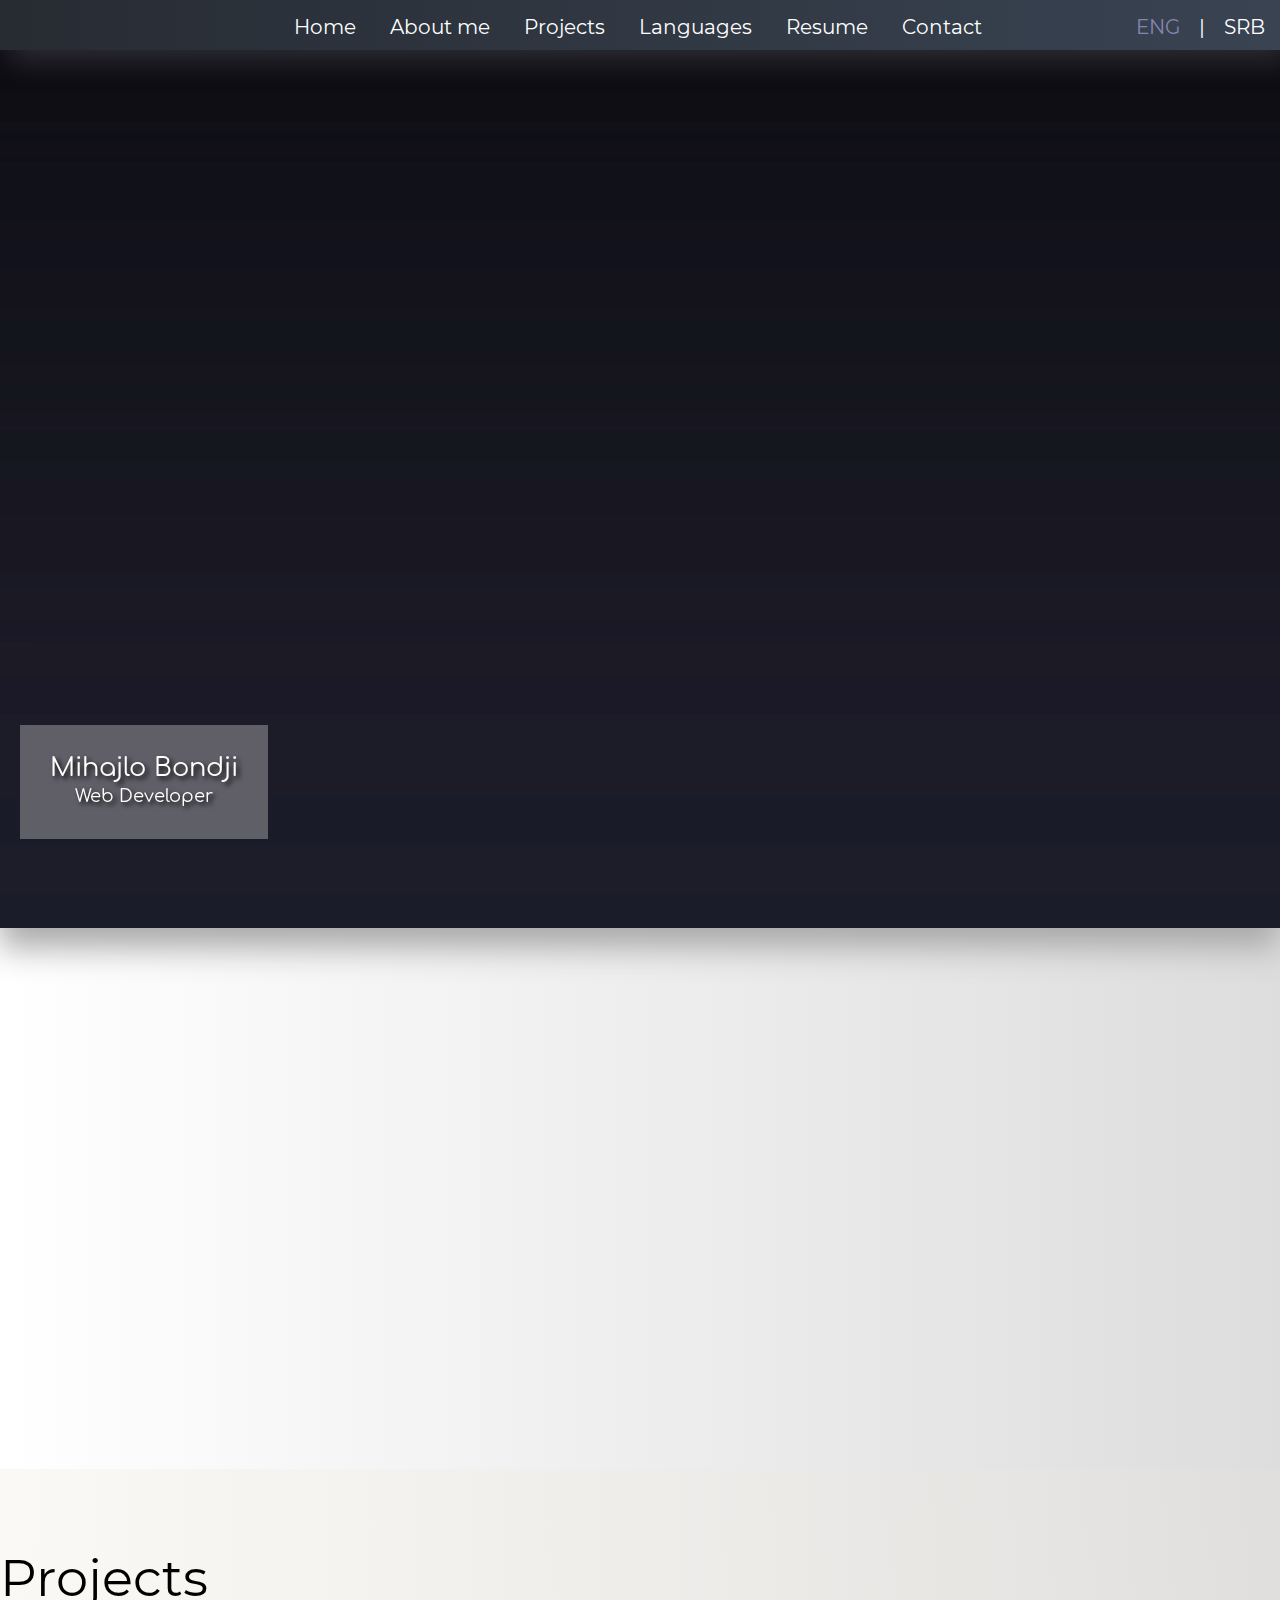
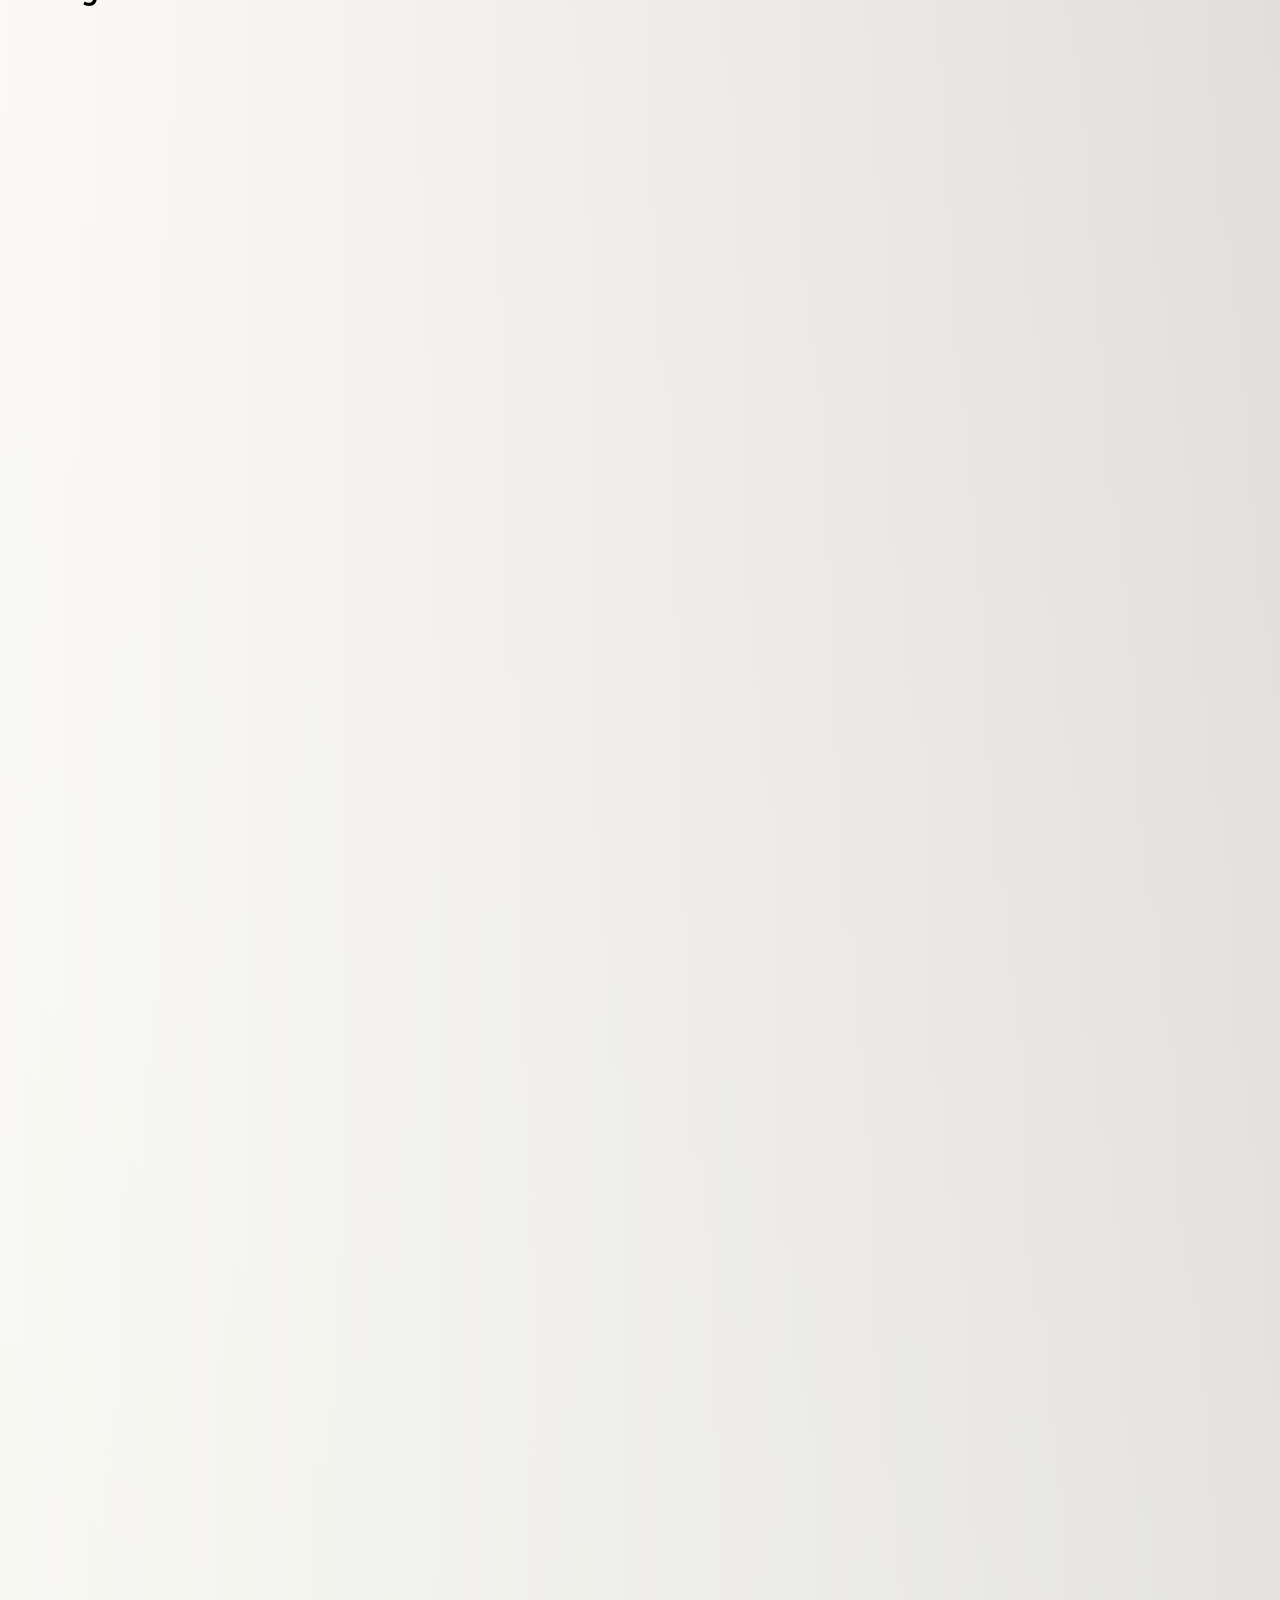
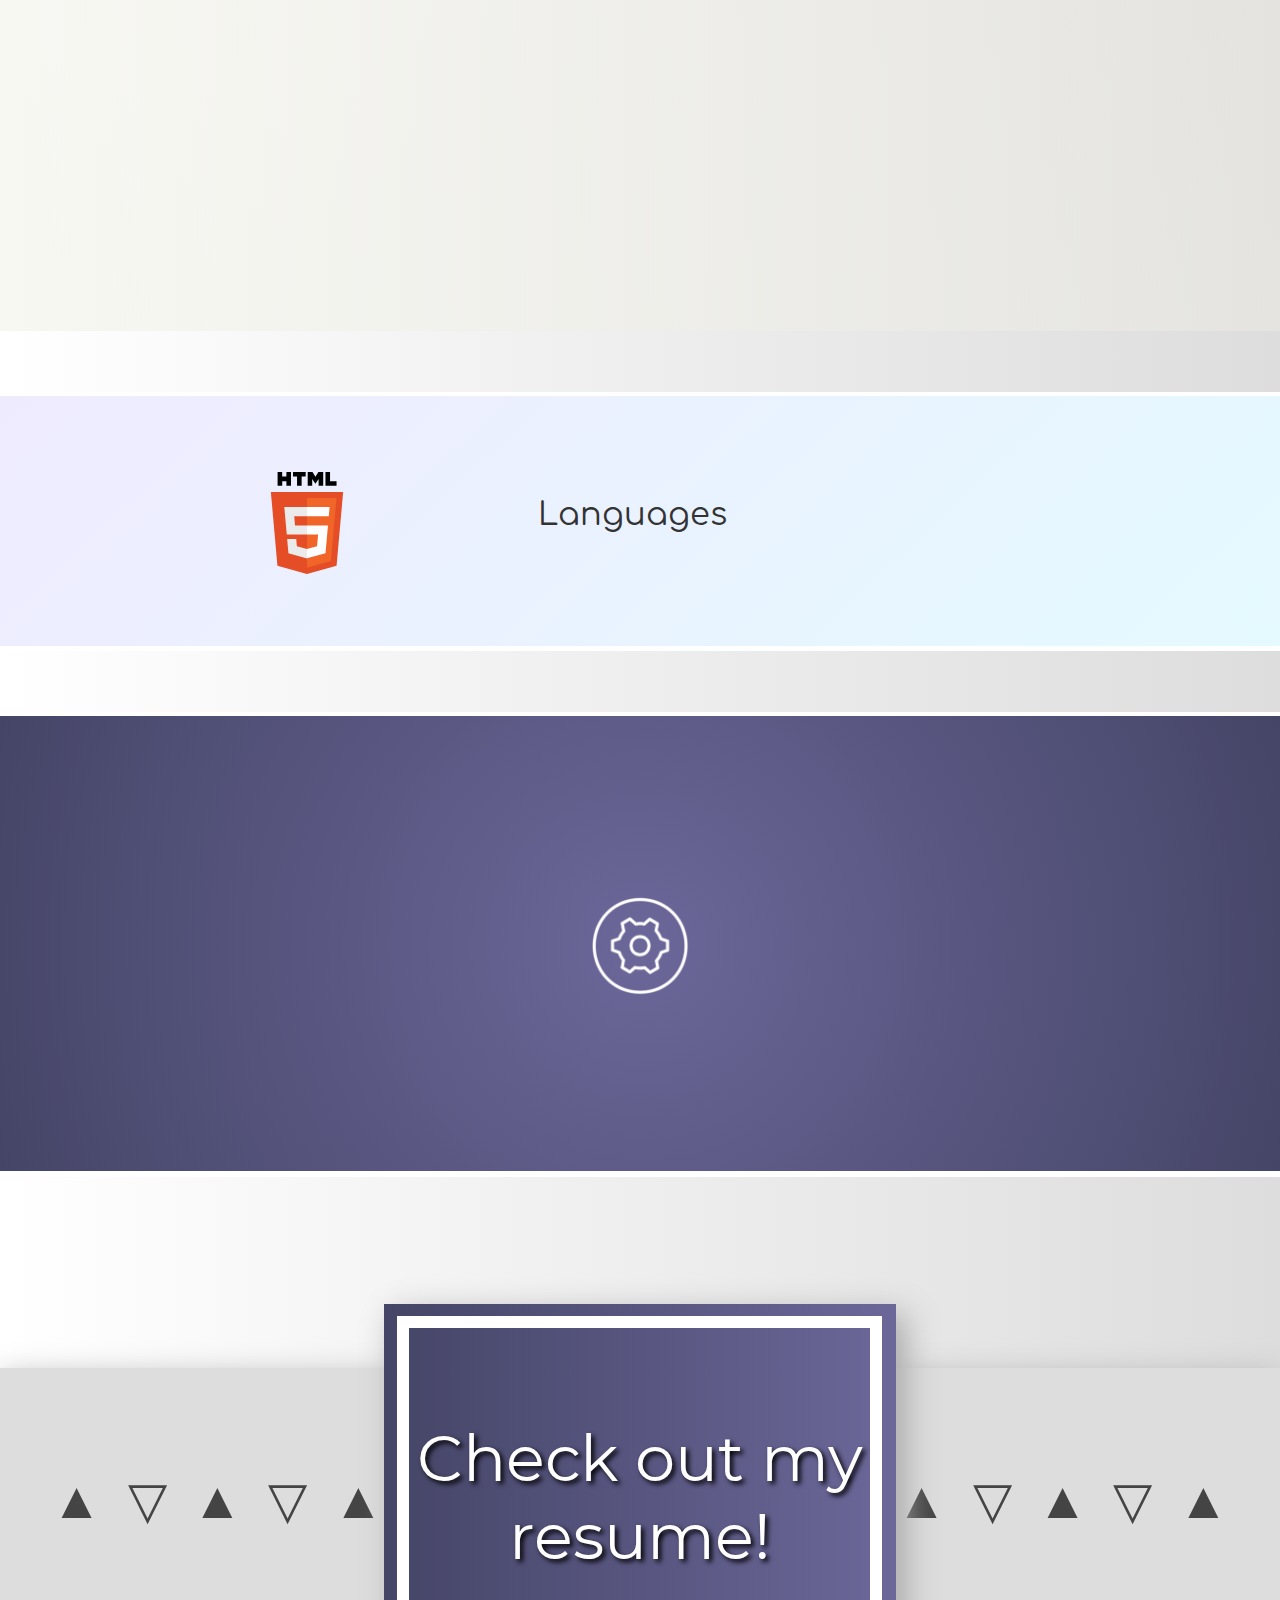
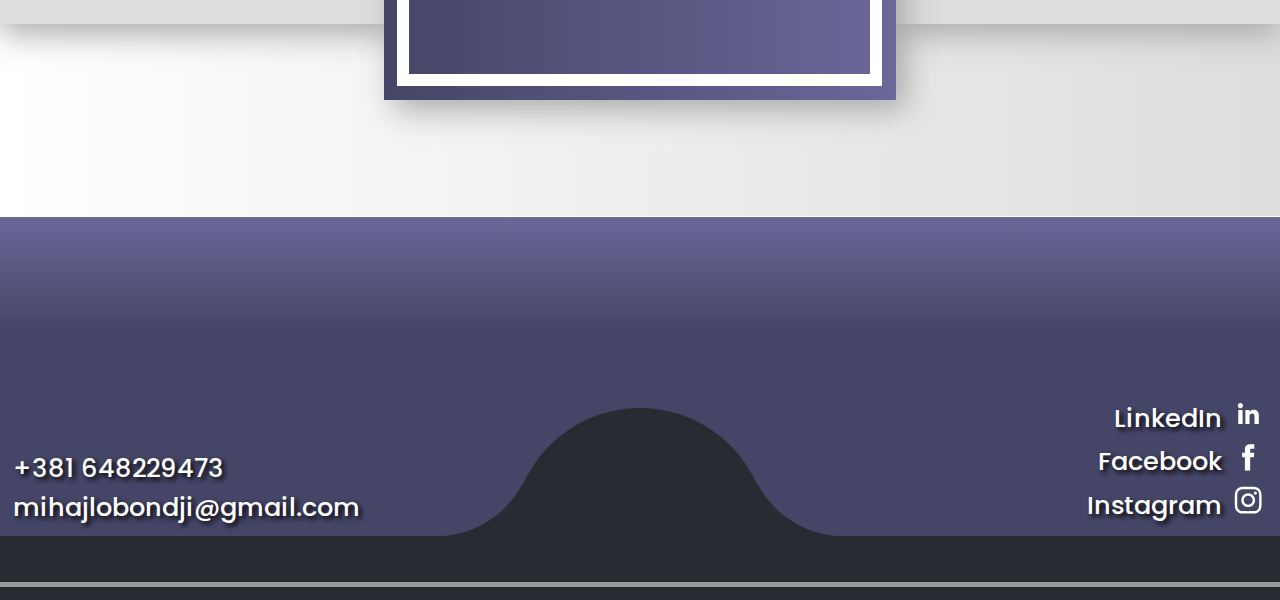
<file: public/index.html>
<!DOCTYPE html>
<html lang="en">
  <head>
	  <title>Mihajlo Bondji</title>
	  <meta charset="utf-8" />
	  <meta name="viewport" content="width=device-width, initial-scale=1.0" />
	  
	  <link rel="preload" href="fonts/oswald.ttf" as="font" type="font/woff" crossorigin>
	  <link rel="preload" href="fonts/poppins.ttf" as="font" type="font/woff" crossorigin>
	  <link rel="preload" href="fonts/comfortaa.ttf" as="font" type="font/woff" crossorigin>
	  <link rel="preload" href="fonts/montserrat.ttf" as="font" type="font/woff" crossorigin>
	  
	  <link rel="stylesheet" href="files/maincss.css" />
	  
	  <script src="files/js.js"></script>
	  
		<meta property="og:title" content="Mihajlo Bondji">
		<meta property="og:description" content="Portfolio">
		<meta property="og:image" content="http://mihajlobondji.com/files/image.jpg">
		<meta property="og:url" content="http://mihajlobondji.com/">
		<meta name="twitter:card" content="summary_large_image">

		<meta property="og:site_name" content="Mihajlo Bondji">
		<meta name="twitter:image:alt" content="Portfolio">
	  
  </head>
  <body onload="setload();" onresize="resizefun()">
	<div class="main" id="main">
		<div class="home" id="home">
			<video autoplay muted id="myVideo" playsinline>
				<source src="files/video.mp4" type="video/mp4">
			</video>
			<div class="nameholder" onmouseover="playvideo(0);" id="nameholder">
				<div class="quote" id="quote">
					"There is always a simpler solution."
				</div>
				<div class="name" id="name">
					<span id="name2">Mihajlo Bondji</span><br>
					<span style="font-size:0.7em;">Web Developer</span>
				</div>
			</div>
			<div class="play" id="play" onclick="playiphone();"></div>
		</div>
		<div class="section_main aboutme" id="aboutme">
			<div class="photo"></div>
				<span id="aboutmetext" class="aboutmetext">
				I'm an Electrical Engineering student who is very passionate about web development and design, electronics and about everything the IT industry offers. Currently working as a freelancer building websites and graphic designs. Also I'm coordinating a local Start-up centre, <a class="aboutlink" href="https://inosrem.rs/" target="_blank">ISCSP</a>, which is a regional project run by the Ministry of the innovations and technological development and I'm a founding president at <a class="aboutlink" href="https://icerpazova.com/" target="_blank">ICER - Innovative center for education and development</a>.
				</span>
			<div class="education">
			<span class="newline2">
				<div class="university"></div>
				<div class="university_name" id="universityname">University of Belgrade, School of Electrical Engineering</div>
			</span>
				<span class="newline2">
					<div class="highschool"></div>
					<div class="university_name" id="highschoolname">High School of Electrical Engineering „Nikola Tesla“</div>
				</span>
			</div>
		</div>

		<div class="section_main projects">
		<div class="aboutmehead">
		<span id="projects" style="position:absolute;top:-100px;"></span>
			<span id="projectstext">Projects</span>
		</div>
			<div class="project textleft" id="icerdiv">
				<span id="icer">Info website for ICER</span>
				<p style="font-size:0.5em;" id="icerdesc">ICER is an innovative center for education and development where young people can attend on free courses on any topic they're interested in.</p>
				<br>
			<span class="newline"><a class="linktosite" href="https://icerpazova.com/" target="_blank"><span id="homespan" class="linija"></span>icerpazova.com</a></span>
				<a href="https://icerpazova.com/" target="_blank"><div class="projectimage img4"></div></a>
			</div>
			<div class="project textright" id="virtdiv">
				<span id="virtualtour">Virtual tour platform</span>
				<p style="font-size:0.5em;" id="virtualtourdesc">Website for a gallery with a 360-degree view tour and other gallery information.</p>
				<br>
			<span class="newline"><a class="linktosite" href="https://360galerija.czkstarapazova.com/" target="_blank"><span id="homespan" class="linija"></span>360galerija.czkstarapazova.com</a></span>
				<a href="https://360galerija.czkstarapazova.com/" target="_blank"><div class="projectimage img3"></div></a>
			</div>
			<div class="project textleft" id="ebookdiv">
				<span id="ebook">E-book for a book publisher</span>
				<p style="font-size:0.5em;" id="ebookdesc">Interactive e-book with puzzles, quizzes and learning tools.</p>
				<div class="projectimage img2"></div>
			</div>
			<div class="project textright" id="letterdiv">
				<span id="letter">Letter learning platform for a book publisher</span>
				<p style="font-size:0.5em;" id="letterdesc">Interactive e-book with more than 500 mini-games/puzzles, letter writing animations, learning tools and tests.</p>
				<div class="projectimage img1"></div>
			</div>
			<div class="project textleft" id="tintdiv">
				<span id="tint">Info website for KG Glass</span>
				<p style="font-size:0.5em;" id="tintdesc">Info website for car tinting service shop.</p>
				<br>
			<span class="newline"><a class="linktosite" href="https://zatamnjivanjekragujevac.web.app/" target="_blank"><span id="homespan" class="linija"></span>zatamnjivanjekragujevac.rs</a></span>
				<a href="https://zatamnjivanjekragujevac.web.app/" target="_blank"><div class="projectimage img5"></div></a>
			</div>
		</div>
		
		<div class="section_main planguages" id="planguages">
			<span class="forscroll" id="scrolllang"></span>
			<div class="footerlinetop"></div>
			<div class="footerlinebottom"></div>
			<span class="floatlanguages" id="floatlanguages">Languages</span>
			<img src="logos/HTML5.svg" class="svgs" id="HTML5">
			<img src="logos/CSS3.svg" class="svgs" id="CSS3" style="left:-30%;">
			<img src="logos/Javascript.svg" class="svgs" id="Javascript" style="left:-60%;">
			<img src="logos/C.svg" class="svgs" id="C" style="left:-90%;">
			<img src="logos/Cpp.svg" class="svgs" id="Cpp" style="left:-120%;">
			<img src="logos/c_sharp.svg" class="svgs" id="c_sharp" style="left:-150%;">
			<img src="logos/java.svg" class="svgs" id="java" style="left:-180%;">
			<img src="logos/Arduino.svg" class="svgs" id="Arduino" style="left:-210%;">
		</div>
		
    <div class="section_main skills" id="skills">
			<div class="footerlinetop"></div>
      <div class="footerlinebottom"></div>
	
      <span class="none" onmouseover="skills(1)" onmouseout="skills(0)">
      <img src="skills/ae.svg" class="skillsIcons" id="skillsIcons1">
      <img src="skills/ps.svg" class="skillsIcons" id="skillsIcons2">
      <img src="skills/cpt.png" class="skillsIcons" id="skillsIcons3">
      <img src="skills/office.svg" class="skillsIcons" id="skillsIcons4">
      <img src="skills/arduino.svg" class="skillsIcons" id="skillsIcons5">
      <img src="skills/f360.png" class="skillsIcons" id="skillsIcons6">
      <img src="skills/skills2.png" class="skillsIcon" id="skillsIcon">
    </span>
    </div>

		<div class="section_main resume" id="resume">
			<div class="footerlinetop"></div>
			<div class="resumeback">
			<span class="triangles" id="triangles">&#9650;&nbsp;&nbsp;&#9661;&nbsp;&nbsp;&#9650;&nbsp;&nbsp;&#9661;&nbsp;&nbsp;&#9650;&nbsp;&nbsp;&#9661;&nbsp;&nbsp;&#9650;&nbsp;&nbsp;&#9661;&nbsp;&nbsp;&#9650;&nbsp;&nbsp;&#9661;&nbsp;&nbsp;&#9650;&nbsp;&nbsp;&#9661;&nbsp;&nbsp;&#9650;&nbsp;&nbsp;&#9661;&nbsp;&nbsp;&#9650;&nbsp;&nbsp;&#9661;&nbsp;&nbsp;&#9650;
			</span>
			</div>
		<div class="resumebx">
			<div class="decoration"></div>
			<a class="resumetext" href="cv/index.html" onmouseover="resumeover()" onmouseout="resumeout()" id="checkresume"><span></span>Check out my resume!</a>
		</div>
		</div>
		<div class="section_main contact" id="contact">

			<div class="square1"></div>
			<div class="rectangle"></div>
			<div class="square2"></div>
			<div class="circle2"></div>
			<div class="circle3"></div>
			<div class="circle"></div>
			<div class="footerline"></div>
			<div class="footerlinetop"></div>
			<div class="info">
			<a class="phone" href="tel:+381648229473">+381 648229473</a>
				<br>
			<a class="phone" href="mailto:mihajlobondji@gmail.com">mihajlobondji@gmail.com</a>
			</div>
			<div class="info2">
				<a class="links" href="https://www.linkedin.com/in/mihajlobondji" target="_blank">LinkedIn&nbsp;<svg viewBox="0 0 512 512" class="social"><path d="M186.4 142.4c0 19-15.3 34.5-34.2 34.5 -18.9 0-34.2-15.4-34.2-34.5 0-19 15.3-34.5 34.2-34.5C171.1 107.9 186.4 123.4 186.4 142.4zM181.4 201.3h-57.8V388.1h57.8V201.3zM273.8 201.3h-55.4V388.1h55.4c0 0 0-69.3 0-98 0-26.3 12.1-41.9 35.2-41.9 21.3 0 31.5 15 31.5 41.9 0 26.9 0 98 0 98h57.5c0 0 0-68.2 0-118.3 0-50-28.3-74.2-68-74.2 -39.6 0-56.3 30.9-56.3 30.9v-25.2H273.8z"/></svg></a>
				<br>
				<a class="links" href="https://www.facebook.com/mihajlobondji" target="_blank">Facebook&nbsp;<svg viewBox="0 0 512 512" class="social"><path d="M211.9 197.4h-36.7v59.9h36.7V433.1h70.5V256.5h49.2l5.2-59.1h-54.4c0 0 0-22.1 0-33.7 0-13.9 2.8-19.5 16.3-19.5 10.9 0 38.2 0 38.2 0V82.9c0 0-40.2 0-48.8 0 -52.5 0-76.1 23.1-76.1 67.3C211.9 188.8 211.9 197.4 211.9 197.4z"/></svg></a>
				<br>
				<a class="links" href="https://www.instagram.com/mihajlo.bondji/" target="_blank">Instagram&nbsp;<svg viewBox="0 0 512 512" class="social"><g><path d="M256 109.3c47.8 0 53.4 0.2 72.3 1 17.4 0.8 26.9 3.7 33.2 6.2 8.4 3.2 14.3 7.1 20.6 13.4 6.3 6.3 10.1 12.2 13.4 20.6 2.5 6.3 5.4 15.8 6.2 33.2 0.9 18.9 1 24.5 1 72.3s-0.2 53.4-1 72.3c-0.8 17.4-3.7 26.9-6.2 33.2 -3.2 8.4-7.1 14.3-13.4 20.6 -6.3 6.3-12.2 10.1-20.6 13.4 -6.3 2.5-15.8 5.4-33.2 6.2 -18.9 0.9-24.5 1-72.3 1s-53.4-0.2-72.3-1c-17.4-0.8-26.9-3.7-33.2-6.2 -8.4-3.2-14.3-7.1-20.6-13.4 -6.3-6.3-10.1-12.2-13.4-20.6 -2.5-6.3-5.4-15.8-6.2-33.2 -0.9-18.9-1-24.5-1-72.3s0.2-53.4 1-72.3c0.8-17.4 3.7-26.9 6.2-33.2 3.2-8.4 7.1-14.3 13.4-20.6 6.3-6.3 12.2-10.1 20.6-13.4 6.3-2.5 15.8-5.4 33.2-6.2C202.6 109.5 208.2 109.3 256 109.3M256 77.1c-48.6 0-54.7 0.2-73.8 1.1 -19 0.9-32.1 3.9-43.4 8.3 -11.8 4.6-21.7 10.7-31.7 20.6 -9.9 9.9-16.1 19.9-20.6 31.7 -4.4 11.4-7.4 24.4-8.3 43.4 -0.9 19.1-1.1 25.2-1.1 73.8 0 48.6 0.2 54.7 1.1 73.8 0.9 19 3.9 32.1 8.3 43.4 4.6 11.8 10.7 21.7 20.6 31.7 9.9 9.9 19.9 16.1 31.7 20.6 11.4 4.4 24.4 7.4 43.4 8.3 19.1 0.9 25.2 1.1 73.8 1.1s54.7-0.2 73.8-1.1c19-0.9 32.1-3.9 43.4-8.3 11.8-4.6 21.7-10.7 31.7-20.6 9.9-9.9 16.1-19.9 20.6-31.7 4.4-11.4 7.4-24.4 8.3-43.4 0.9-19.1 1.1-25.2 1.1-73.8s-0.2-54.7-1.1-73.8c-0.9-19-3.9-32.1-8.3-43.4 -4.6-11.8-10.7-21.7-20.6-31.7 -9.9-9.9-19.9-16.1-31.7-20.6 -11.4-4.4-24.4-7.4-43.4-8.3C310.7 77.3 304.6 77.1 256 77.1L256 77.1z"/><path d="M256 164.1c-50.7 0-91.9 41.1-91.9 91.9s41.1 91.9 91.9 91.9 91.9-41.1 91.9-91.9S306.7 164.1 256 164.1zM256 315.6c-32.9 0-59.6-26.7-59.6-59.6s26.7-59.6 59.6-59.6 59.6 26.7 59.6 59.6S288.9 315.6 256 315.6z"/><circle cx="351.5" cy="160.5" r="21.5"/></g></svg></a>
			</div>
		</div>
		<div class="replaybtn" id="replaybtn" onclick="replay()"></div>
	</div>
    <div class="header" id="header">
		<span class="gradient"></span>
		<span class="linksHolder" id="linksHolder">
		<span class="newline"><a class="headerLinks" onclick="setTimeout('menu()',300);" href="#" onclick="window.scrollTop();"><span id="homespan" class="linija"></span><span id="homehead">Home</span></a></span>
		<span class="newline"><a class="headerLinks" onclick="setTimeout('menu()',300);" href="#aboutme"><span id="aboutmespan" class="linija"></span><span id="abouthead">About me</span></a></span>
		<span class="newline"><a class="headerLinks" onclick="setTimeout('menu()',300);" href="#projects"><span id="projectsspan" class="linija"></span><span id="projectshead">Projects</span></a></span>
		<span class="newline"><a class="headerLinks" onclick="setTimeout('menu()',300);" href="#scrolllang"><span id="planguagesspan" class="linija"></span><span id="planguageshead">Languages</span></a></span>
		<span class="newline"><a class="headerLinks" onclick="setTimeout('menu()',300);" href="#resume"><span id="resumespan" class="linija"></span><span id="resumehead">Resume</span></a></span>
		<span class="newline"><a class="headerLinks" onclick="setTimeout('menu()',300);" href="#contact"><span id="contactspan" class="linija"></span><span id="contacthead">Contact</span></a></span>
		<span class="newline">
			<span class="lang">
				<span class="headerLinks" onclick="setLang('engLang');setTimeout('menu()',300);" id="engLang"><span class="linija"></span>ENG</span>
				<span class="langLine">|</span>
				<span class="headerLinks" onclick="setLang('srbLang');setTimeout('menu()',300);" id="srbLang"><span class="linija"></span>SRB</span>
			</span>
		</span>
		</span>
		<div class="burger" onclick="menu()" id="burger">
			<div class="bar1"></div>
			<div class="bar2"></div>
			<div class="bar3"></div>
		</div>
	</div>
	<script>
		document.getElementById('myVideo').addEventListener('timeupdate', pausing_function);
		document.getElementById('myVideo').addEventListener('ended', ended_function);
		window.addEventListener("scroll", scrollScript);
		window.addEventListener('click', function(e){
		 if (!(document.getElementById('header').contains(e.target)))
		checkmenu();
});
	</script>
  </body>
</html>
</file>
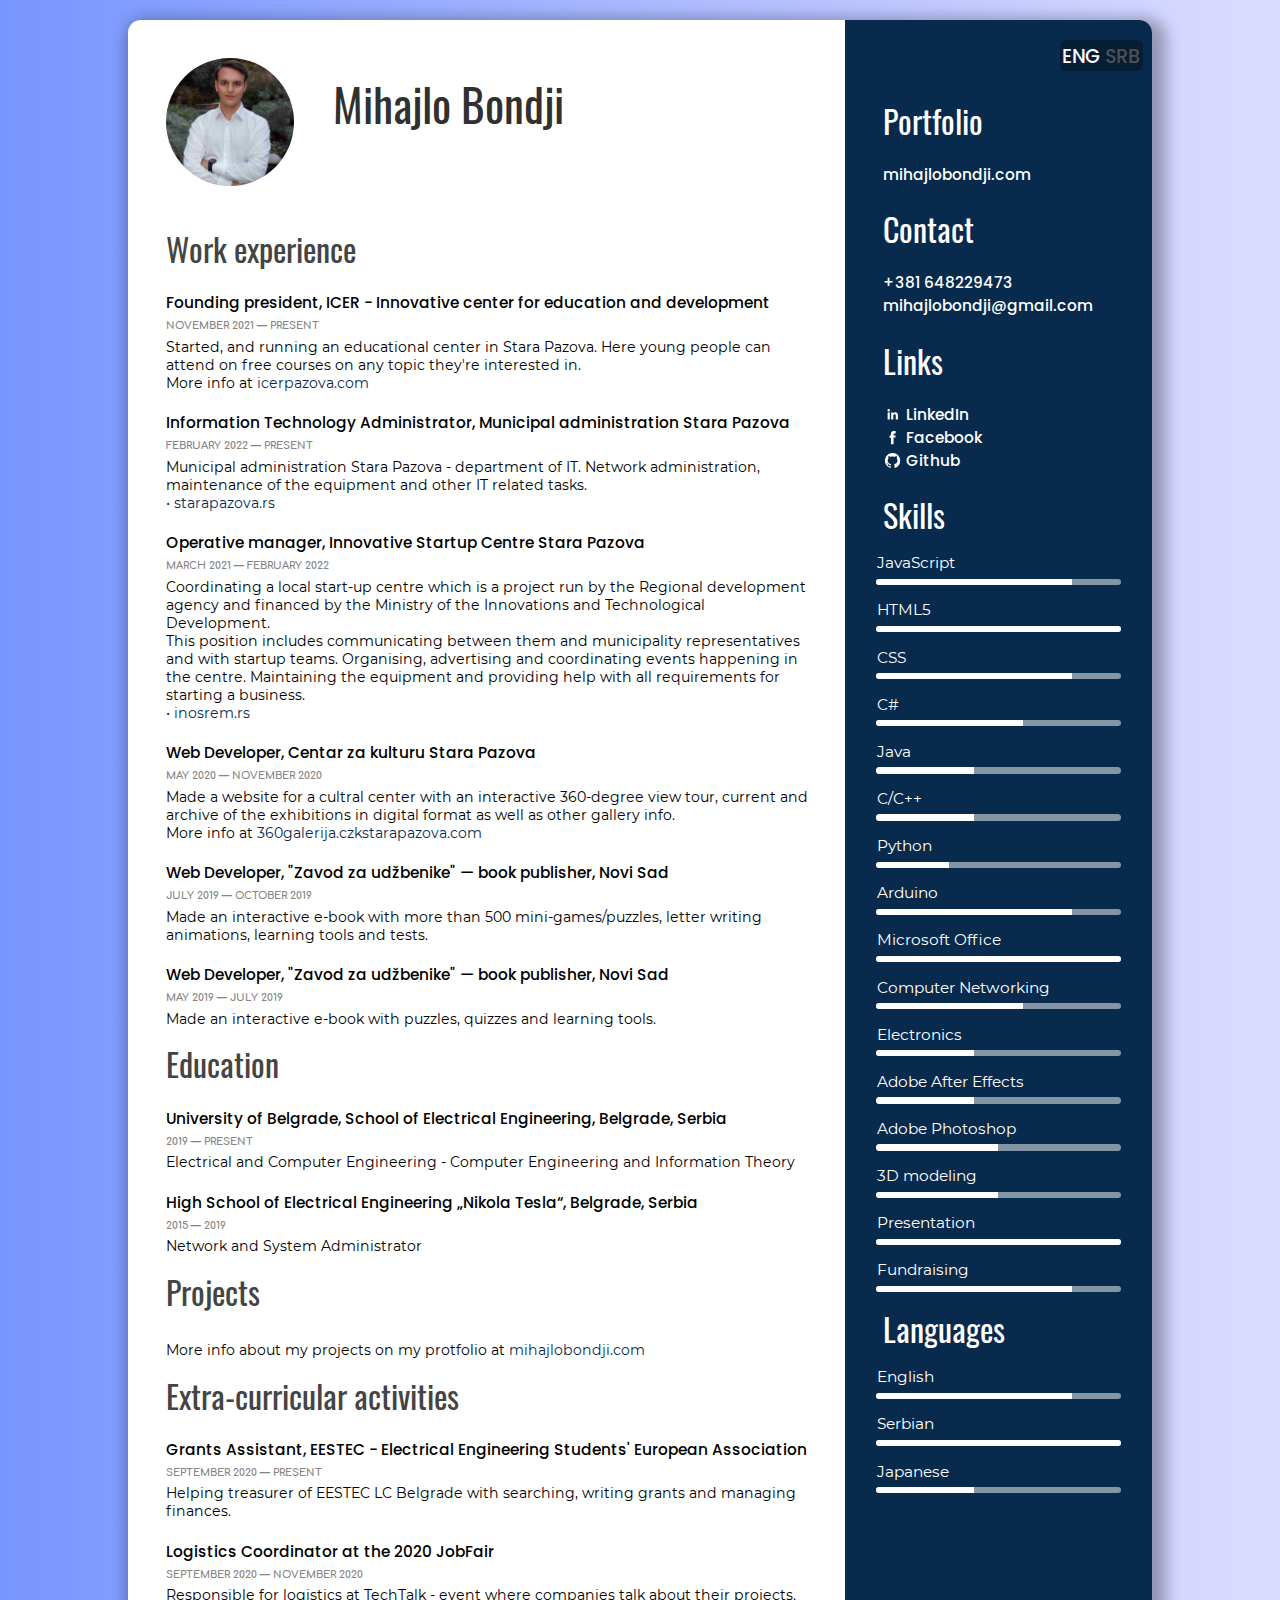
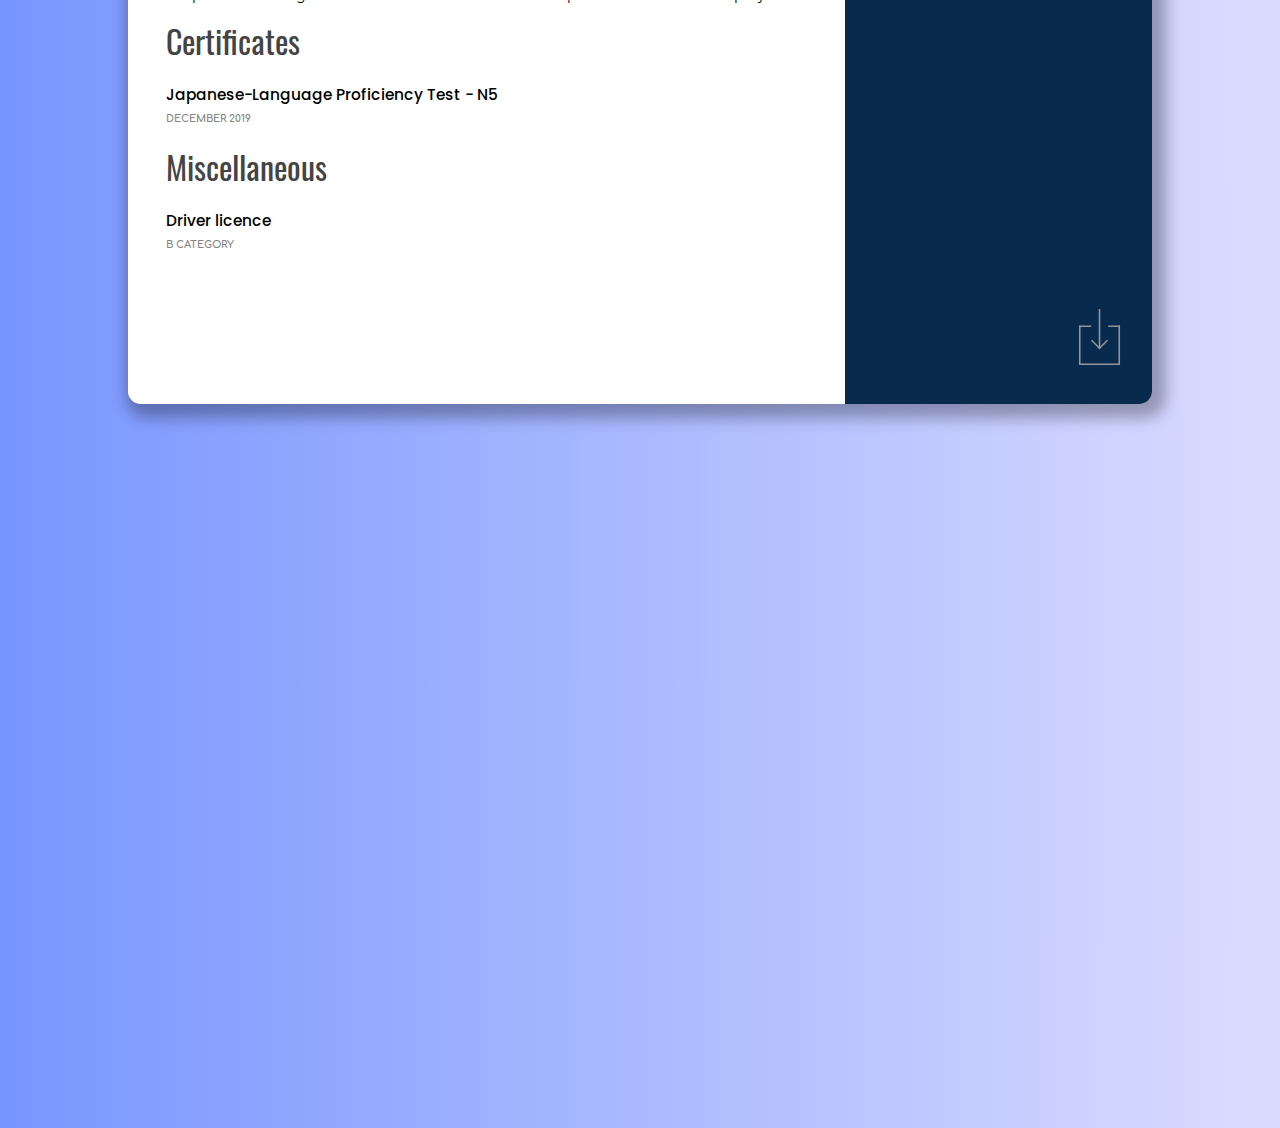
<file: public/cv/index.html>
<!--Created by Mihajlo Bondji http://mihajlobondji.com -->
<!DOCTYPE html>
<html lang="en">
  <head>
	  <title>Mihajlo Bondji</title>
	  <meta charset="utf-8" />
	  <meta name="viewport" content="width=device-width, initial-scale=1.0" />
	  <link rel="stylesheet" href="files/maincss.css" />
	  <script src="files/jsscript.js"></script>
  </head>
  <body onload="loaded(1)">
	  <div class="main">
		<div class="left">

			<div class="photo">
				<img src="files/slika.jpg" height="100%">
			</div>

			<div class="name">
				Mihajlo Bondji
			</div>
		<!--category-->
			<div class="category">
				Work experience
			</div>
			<!--5th job-->
			<div class="titles">
				Founding president, ICER - Innovative center for education and development
			</div>

			<div class="date">
				NOVEMBER 2021 — PRESENT
			</div>

			<div class="description">
				Started, and running an educational center in Stara Pazova.
				Here young people can attend on free courses on any topic they're interested in.
				<br>
				More info at <a class="linktosite" href="https://icerpazova.com/" target="_blank"><span class="linija"></span>icerpazova.com</a>
			</div>
			<!--6th job-->
			<div class="titles">
				Information Technology Administrator, Municipal administration Stara Pazova
			</div>

			<div class="date">
				FEBRUARY 2022 — PRESENT
			</div>

			<div class="description">
				Municipal administration Stara Pazova - department of IT. Network administration, maintenance of the equipment and other IT related tasks.
				<br>
				<a class="linktosite" href="https://starapazova.rs/en/" target="_blank"><span class="linija"></span>&#8226; starapazova.rs</a>
			</div>
			<!--4th job-->
			<div class="titles">
				Operative manager, Innovative Startup Centre Stara Pazova
			</div>

			<div class="date">
				MARCH 2021 — FEBRUARY 2022
			</div>

			<div class="description">
				Coordinating a local start-up centre which is a project run by the Regional development agency and financed by the Ministry of the Innovations and Technological Development.
				<br>
				This position includes communicating between them and municipality representatives and with startup teams. Organising, advertising and coordinating events happening in the centre. Maintaining the equipment and providing help with all requirements for starting a business.
				<br>
				<a class="linktosite" href="http://inosrem.rs/" target="_blank"><span class="linija"></span>&#8226; inosrem.rs</a>
			</div>
			<!--3rd job-->
			<div class="titles">
				Web Developer, Centar za kulturu Stara Pazova
			</div>

			<div class="date">
				MAY 2020 — NOVEMBER 2020
			</div>
			<div class="description">
				Made a website for a cultral center with an interactive 360-degree view tour, current and archive of the exhibitions in digital format as well as other gallery info.
				<br>
				More info at
				<a class="linktosite" href="https://360galerija.czkstarapazova.com/" target="_blank"><span class="linija"></span>360galerija.czkstarapazova.com</a>
			</div>
			<!--2nd job-->
			<div class="titles">
				Web Developer, "Zavod za udžbenike" — book publisher, Novi Sad
			</div>

			<div class="date">
				JULY 2019 — OCTOBER 2019
			</div>

			<div class="description">
				Made an interactive e-book with more than 500 mini-games/puzzles, letter writing animations, learning tools and tests.
			</div>
			<!--1st job-->
			<div class="titles">
				Web Developer, "Zavod za udžbenike" — book publisher, Novi Sad
			</div>

			<div class="date">
				MAY 2019 — JULY 2019
			</div>

			<div class="description">
				Made an interactive e-book with puzzles, quizzes and learning tools.
			</div>
		<!--category-->
			<div class="category">
				Education
			</div>
			<!--2nd education-->
			<div class="titles">
				University of Belgrade, School of Electrical Engineering, Belgrade, Serbia
			</div>

			<div class="date">
				2019 — PRESENT
			</div>

			<div class="description">
				Electrical and Computer Engineering - Computer Engineering and Information Theory
			</div>
			<!--1st education-->
			<div class="titles">
				High School of Electrical Engineering „Nikola Tesla“, Belgrade, Serbia
			</div>

			<div class="date">
				2015 — 2019
			</div>

			<div class="description">
				Network and System Administrator
			</div>

		<!--category-->
			<div class="category">
				Projects
			</div>
			<div class="titles"></div>
			<div class="description">
				More info about my projects on my protfolio at 
				<a class="linktosite" href="https://mihajlobondji.com#projects" target="_blank"><span class="linija"></span>mihajlobondji.com</a>
			</div>

		<!--category-->
			<div class="category">
				Extra-curricular activities
			</div>
			<!--1st activity-->
			<div class="titles">
				Grants Assistant, EESTEC - Electrical Engineering Students' European Association
			</div>

			<div class="date">
				SEPTEMBER 2020 — PRESENT
			</div>

			<div class="description">
				Helping treasurer of EESTEC LC Belgrade with searching, writing grants and managing finances.
			</div>
			<!--2nd activity-->
			<div class="titles">
				Logistics Coordinator at the 2020 JobFair
			</div>

			<div class="date">
				SEPTEMBER 2020 — NOVEMBER 2020
			</div>

			<div class="description">
				Responsible for logistics at TechTalk - event where companies talk about their projects.
			</div>
		<!--category-->
			<div class="category">
				Certificates
			</div>
			<!--1st certificate-->
			<div class="titles">
				Japanese-Language Proficiency Test - N5
			</div>

			<div class="date">
				DECEMBER 2019
			</div>
		<!--category-->
			<div class="category">
				Miscellaneous
			</div>
			<!--1st certificate-->
			<div class="titles">
				Driver licence
			</div>

			<div class="date">
				B CATEGORY
			</div>

		</div>

		<div class="right">
			<div class="empty"></div>
		<!--category-->
			<div class="category rightside">
				Portfolio
			</div>

			<div class="titles rightside">
				<a class="phone" href="https://mihajlobondji.com/">mihajlobondji.com</a>
			</div>
		<!--category-->
			<div class="category rightside">
				Contact
			</div>

			<div class="titles rightside">
				<a class="phone" href="tel:+381648229473">+381 648229473</a>
				<br>
				<a class="phone" href="mailto:mihajlobondji@gmail.com">mihajlobondji@gmail.com</a>
			</div>
		<!--category-->
			<div class="category rightside">
				Links
			</div>

			<div class="titles rightside">
				<a class="links" href="https://www.linkedin.com/in/mihajlo-bondji-2045811a4/" target="_blank"><svg viewBox="0 0 512 512" class="social"><path d="M186.4 142.4c0 19-15.3 34.5-34.2 34.5 -18.9 0-34.2-15.4-34.2-34.5 0-19 15.3-34.5 34.2-34.5C171.1 107.9 186.4 123.4 186.4 142.4zM181.4 201.3h-57.8V388.1h57.8V201.3zM273.8 201.3h-55.4V388.1h55.4c0 0 0-69.3 0-98 0-26.3 12.1-41.9 35.2-41.9 21.3 0 31.5 15 31.5 41.9 0 26.9 0 98 0 98h57.5c0 0 0-68.2 0-118.3 0-50-28.3-74.2-68-74.2 -39.6 0-56.3 30.9-56.3 30.9v-25.2H273.8z"/></svg>&nbsp;LinkedIn</a>
				<br>
				<a class="links" href="https://www.facebook.com/mihajlobondji" target="_blank"><svg viewBox="0 0 512 512" class="social"><path d="M211.9 197.4h-36.7v59.9h36.7V433.1h70.5V256.5h49.2l5.2-59.1h-54.4c0 0 0-22.1 0-33.7 0-13.9 2.8-19.5 16.3-19.5 10.9 0 38.2 0 38.2 0V82.9c0 0-40.2 0-48.8 0 -52.5 0-76.1 23.1-76.1 67.3C211.9 188.8 211.9 197.4 211.9 197.4z"/></svg>&nbsp;Facebook</a>
				<br>
				<a class="links" href="https://github.com/MihajloBondji" target="_blank">
				<svg viewBox="-2 -2 20 20" class="social"><path fill-rule="evenodd" d="M8 0C3.58 0 0 3.58 0 8c0 3.54 2.29 6.53 5.47 7.59.4.07.55-.17.55-.38 0-.19-.01-.82-.01-1.49-2.01.37-2.53-.49-2.69-.94-.09-.23-.48-.94-.82-1.13-.28-.15-.68-.52-.01-.53.63-.01 1.08.58 1.23.82.72 1.21 1.87.87 2.33.66.07-.52.28-.87.51-1.07-1.78-.2-3.64-.89-3.64-3.95 0-.87.31-1.59.82-2.15-.08-.2-.36-1.02.08-2.12 0 0 .67-.21 2.2.82.64-.18 1.32-.27 2-.27.68 0 1.36.09 2 .27 1.53-1.04 2.2-.82 2.2-.82.44 1.1.16 1.92.08 2.12.51.56.82 1.27.82 2.15 0 3.07-1.87 3.75-3.65 3.95.29.25.54.73.54 1.48 0 1.07-.01 1.93-.01 2.2 0 .21.15.46.55.38A8.013 8.013 0 0016 8c0-4.42-3.58-8-8-8z"></path></svg>&nbsp;Github</a>
				<br>
				<!-- <a class="links" href="https://www.instagram.com/mihajlo.bondji/" target="_blank"><svg viewBox="0 0 512 512" class="social"><g><path d="M256 109.3c47.8 0 53.4 0.2 72.3 1 17.4 0.8 26.9 3.7 33.2 6.2 8.4 3.2 14.3 7.1 20.6 13.4 6.3 6.3 10.1 12.2 13.4 20.6 2.5 6.3 5.4 15.8 6.2 33.2 0.9 18.9 1 24.5 1 72.3s-0.2 53.4-1 72.3c-0.8 17.4-3.7 26.9-6.2 33.2 -3.2 8.4-7.1 14.3-13.4 20.6 -6.3 6.3-12.2 10.1-20.6 13.4 -6.3 2.5-15.8 5.4-33.2 6.2 -18.9 0.9-24.5 1-72.3 1s-53.4-0.2-72.3-1c-17.4-0.8-26.9-3.7-33.2-6.2 -8.4-3.2-14.3-7.1-20.6-13.4 -6.3-6.3-10.1-12.2-13.4-20.6 -2.5-6.3-5.4-15.8-6.2-33.2 -0.9-18.9-1-24.5-1-72.3s0.2-53.4 1-72.3c0.8-17.4 3.7-26.9 6.2-33.2 3.2-8.4 7.1-14.3 13.4-20.6 6.3-6.3 12.2-10.1 20.6-13.4 6.3-2.5 15.8-5.4 33.2-6.2C202.6 109.5 208.2 109.3 256 109.3M256 77.1c-48.6 0-54.7 0.2-73.8 1.1 -19 0.9-32.1 3.9-43.4 8.3 -11.8 4.6-21.7 10.7-31.7 20.6 -9.9 9.9-16.1 19.9-20.6 31.7 -4.4 11.4-7.4 24.4-8.3 43.4 -0.9 19.1-1.1 25.2-1.1 73.8 0 48.6 0.2 54.7 1.1 73.8 0.9 19 3.9 32.1 8.3 43.4 4.6 11.8 10.7 21.7 20.6 31.7 9.9 9.9 19.9 16.1 31.7 20.6 11.4 4.4 24.4 7.4 43.4 8.3 19.1 0.9 25.2 1.1 73.8 1.1s54.7-0.2 73.8-1.1c19-0.9 32.1-3.9 43.4-8.3 11.8-4.6 21.7-10.7 31.7-20.6 9.9-9.9 16.1-19.9 20.6-31.7 4.4-11.4 7.4-24.4 8.3-43.4 0.9-19.1 1.1-25.2 1.1-73.8s-0.2-54.7-1.1-73.8c-0.9-19-3.9-32.1-8.3-43.4 -4.6-11.8-10.7-21.7-20.6-31.7 -9.9-9.9-19.9-16.1-31.7-20.6 -11.4-4.4-24.4-7.4-43.4-8.3C310.7 77.3 304.6 77.1 256 77.1L256 77.1z"/><path d="M256 164.1c-50.7 0-91.9 41.1-91.9 91.9s41.1 91.9 91.9 91.9 91.9-41.1 91.9-91.9S306.7 164.1 256 164.1zM256 315.6c-32.9 0-59.6-26.7-59.6-59.6s26.7-59.6 59.6-59.6 59.6 26.7 59.6 59.6S288.9 315.6 256 315.6z"/><circle cx="351.5" cy="160.5" r="21.5"/></g></svg>&nbsp;Instagram</a> -->
			</div>
		<!--category-->
			<div class="category rightside">
				Skills
			</div>

			<div class="skills">
				JavaScript
			</div>
			<div class="linebar"><div id="line1" class="linebarperc"></div></div>

			<div class="skills">
				HTML5
			</div>
			<div class="linebar"><div id="line2" class="linebarperc"></div></div>

			<div class="skills">
				CSS
			</div>
			<div class="linebar"><div id="line3" class="linebarperc"></div></div>

			<div class="skills">
				C#
			</div>
			<div class="linebar"><div id="line4" class="linebarperc"></div></div>

			<div class="skills">
				Java
			</div>
			<div class="linebar"><div id="line17" class="linebarperc"></div></div>

			<div class="skills">
				C/C++
			</div>
			<div class="linebar"><div id="line5" class="linebarperc"></div></div>
			
			<div class="skills">
				Python
			</div>
			<div class="linebar"><div id="line19" class="linebarperc"></div></div>

			<div class="skills">
				Arduino
			</div>
			<div class="linebar"><div id="line6" class="linebarperc"></div></div>

			<div class="skills">
				Microsoft Office
			</div>
			<div class="linebar"><div id="line7" class="linebarperc"></div></div>

			<div class="skills">
				Computer Networking
			</div>
			<div class="linebar"><div id="line8" class="linebarperc"></div></div>

			<div class="skills">
				Electronics
			</div>
			<div class="linebar"><div id="line9" class="linebarperc"></div></div>

			<div class="skills">
				Adobe After Effects
			</div>
			<div class="linebar"><div id="line10" class="linebarperc"></div></div>

			<div class="skills">
				Adobe Photoshop
			</div>
			<div class="linebar"><div id="line11" class="linebarperc"></div></div>

			<div class="skills">
				3D modeling
			</div>
			<div class="linebar"><div id="line18" class="linebarperc"></div></div>

			<div class="skills">
				Presentation
			</div>
			<div class="linebar"><div id="line12" class="linebarperc"></div></div>

			<div class="skills">
				Fundraising
			</div>
			<div class="linebar"><div id="line13" class="linebarperc"></div></div>
		<!--category-->
			<div class="category rightside">
				Languages
			</div>

			<div class="skills">
				English
			</div>
			<div class="linebar"><div id="line14" class="linebarperc"></div></div>

			<div class="skills">
				Serbian
			</div>
			<div class="linebar"><div id="line15" class="linebarperc"></div></div>

			<div class="skills">
				Japanese
			</div>
			<div class="linebar"><div id="line16" class="linebarperc"></div></div>

			<div class="download" title="Download resume" onclick="window.print()"><img src="files/download.svg" height="100%"></div>

			<div class="langselect">
				<div class="englan"><a href="index.html" target="_self" class="languages">ENG</a></div>
				<div class="srblan"><a href="srb.html" target="_self" class="unselect">SRB</a></div>
			</div>
		</div>
	  </div>
	</body>
</html>
</file>
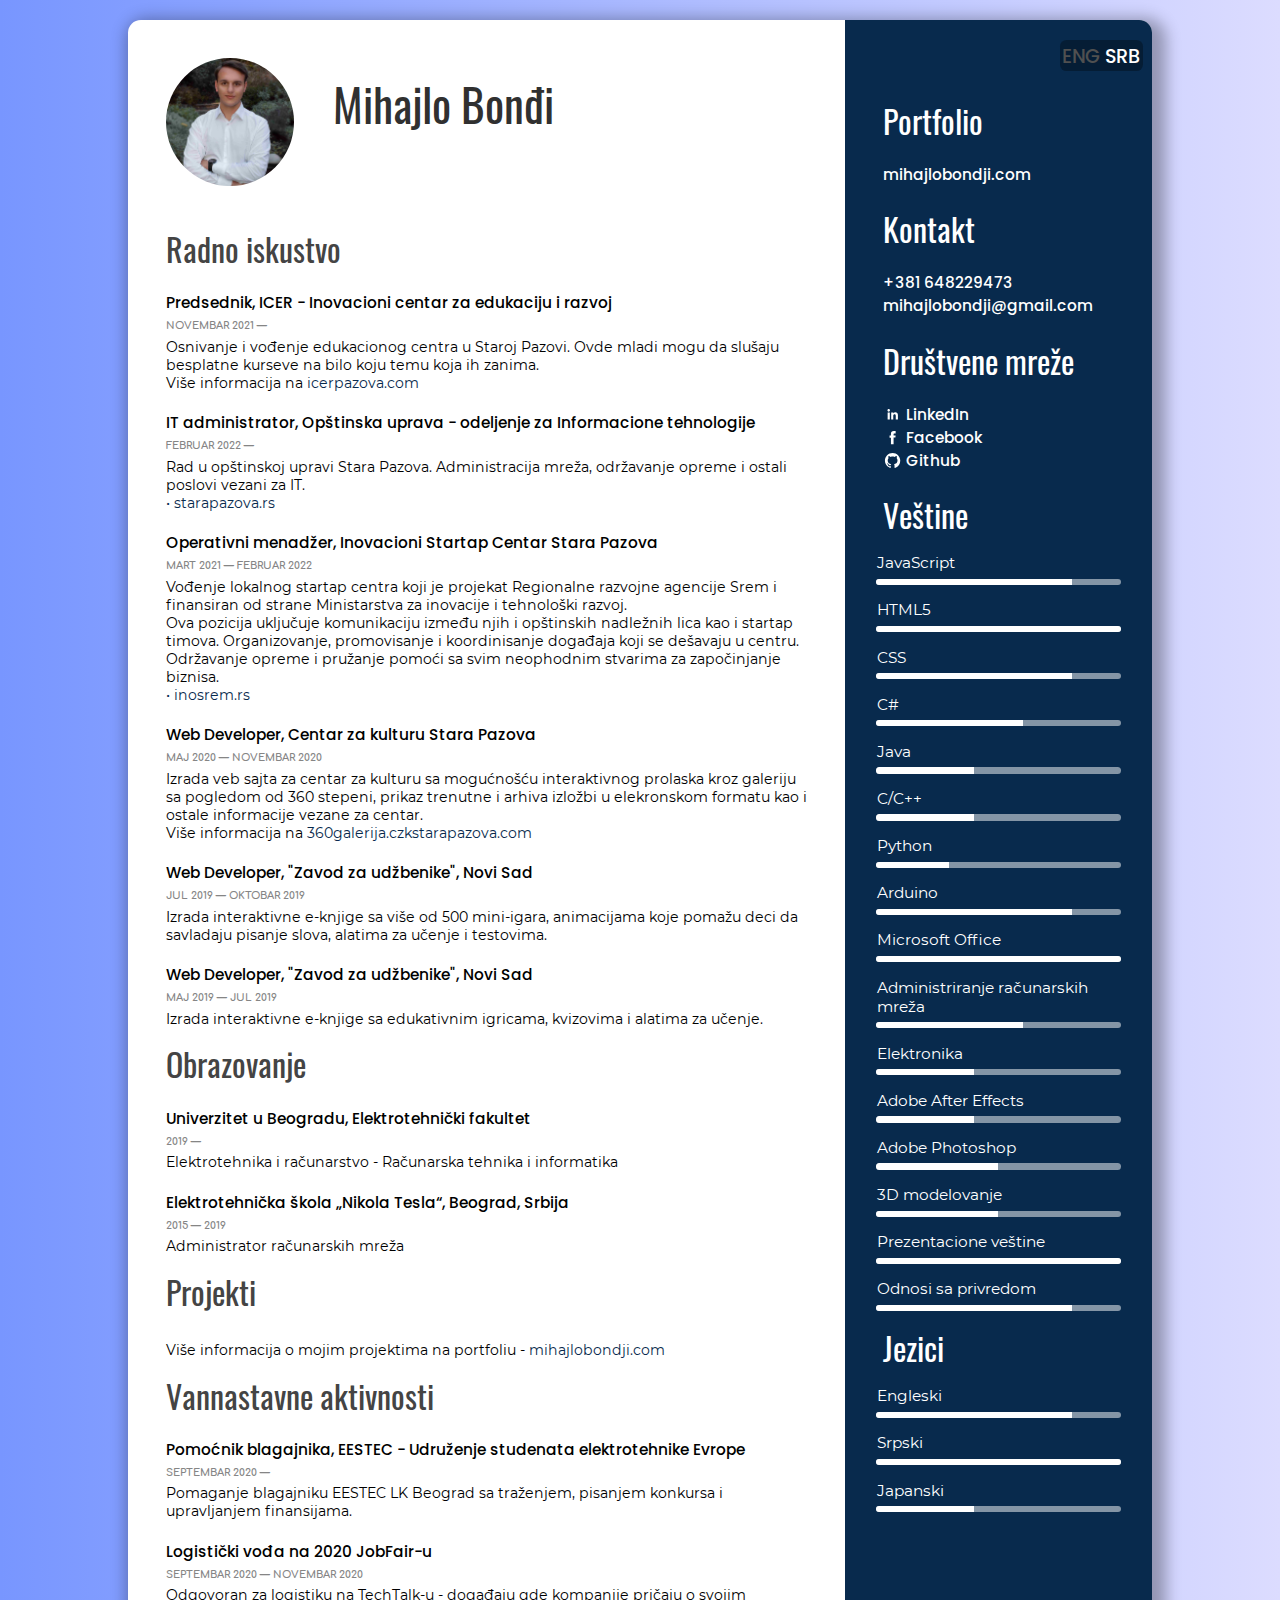
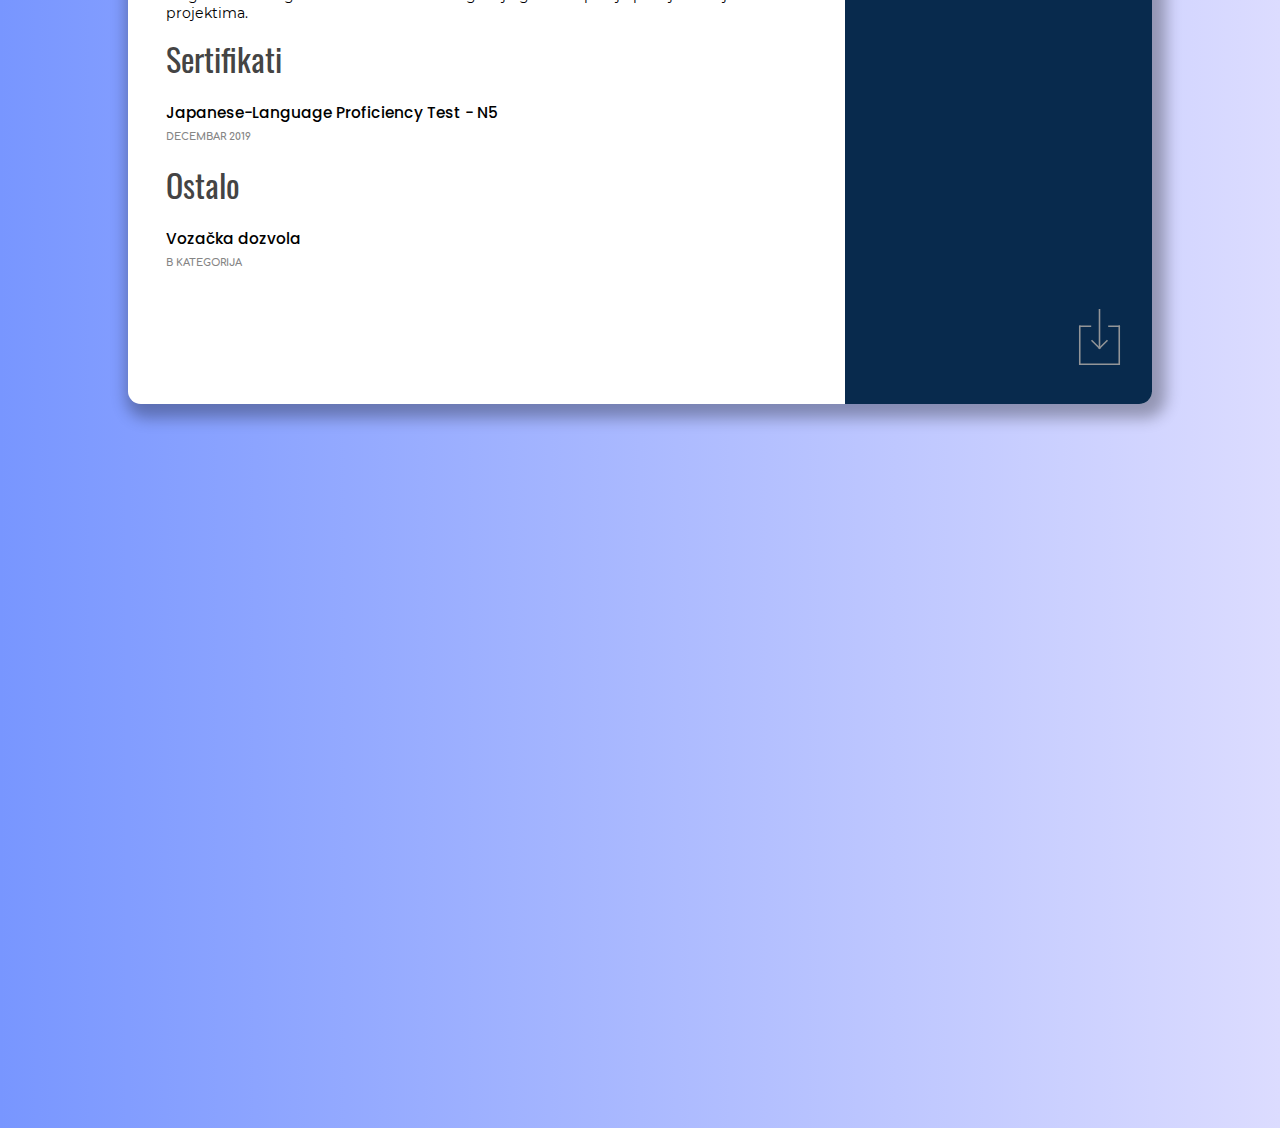
<file: public/cv/srb.html>
<!DOCTYPE html>
<html lang="en">
  <head>
	  <title>Mihajlo Bonđi</title>
	  <meta charset="utf-8" />
	  <meta name="viewport" content="width=device-width, initial-scale=1.0" />
	  <link rel="stylesheet" href="files/maincss.css" />
	  <script src="files/jsscript.js"></script>
  </head>
  <body onload="loaded(0)">
	  <div class="main">
		<div class="left">

			<div class="photo">
				<img src="files/slika.jpg" height="100%">
			</div>

			<div class="name">
				Mihajlo Bonđi
			</div>
		<!--category-->
			<div class="category">
				Radno iskustvo
			</div>
			<!--5th job-->
			<div class="titles">
				Predsednik, ICER - Inovacioni centar za edukaciju i razvoj
			</div>

			<div class="date">
				NOVEMBAR 2021 — 
			</div>

			<div class="description">
				Osnivanje i vođenje edukacionog centra u Staroj Pazovi.
				Ovde mladi mogu da slušaju besplatne kurseve na bilo koju temu koja ih zanima.
				<br>
				Više informacija na <a class="linktosite" href="https://icerpazova.com/" target="_blank"><span class="linija"></span>icerpazova.com</a>
			</div>
			<!--6th job-->
			<div class="titles">
				IT administrator, Opštinska uprava - odeljenje za Informacione tehnologije
			</div>

			<div class="date">
				FEBRUAR 2022 — 
			</div>

			<div class="description">
				Rad u opštinskoj upravi Stara Pazova. Administracija mreža, održavanje opreme i ostali poslovi vezani za IT.
				<br>
				<a class="linktosite" href="https://starapazova.rs/en/" target="_blank"><span class="linija"></span>&#8226; starapazova.rs</a>
			</div>
			<!--4th job-->
			<div class="titles">
				Operativni menadžer, Inovacioni Startap Centar Stara Pazova
			</div>

			<div class="date">
				MART 2021 — FEBRUAR 2022
			</div>

			<div class="description">
				Vođenje lokalnog startap centra koji je projekat Regionalne razvojne agencije Srem i finansiran od strane Ministarstva za inovacije i tehnološki razvoj.
				<br>
				Ova pozicija uključuje komunikaciju između njih i opštinskih nadležnih lica kao i startap timova. Organizovanje, promovisanje i koordinisanje događaja koji se dešavaju u centru. Održavanje opreme i pružanje pomoći sa svim neophodnim stvarima za započinjanje biznisa.
				<br>
				<a class="linktosite" href="http://inosrem.rs/" target="_blank"><span class="linija"></span>&#8226; inosrem.rs</a>
			</div>
			<!--3rd job-->
			<div class="titles">
				Web Developer, Centar za kulturu Stara Pazova
			</div>

			<div class="date">
				MAJ 2020 — NOVEMBAR 2020
			</div>

			<div class="description">
				Izrada veb sajta za centar za kulturu sa mogućnošću interaktivnog prolaska kroz galeriju sa pogledom od 360 stepeni, prikaz trenutne i arhiva izložbi u elekronskom formatu kao i ostale informacije vezane za centar.
				<br>
				Više informacija na 
				<a class="linktosite" href="https://360galerija.czkstarapazova.com/" target="_blank"><span class="linija"></span>360galerija.czkstarapazova.com</a>
			</div>
			<!--2nd job-->
			<div class="titles">
				Web Developer, "Zavod za udžbenike", Novi Sad
			</div>

			<div class="date">
				JUL 2019 — OKTOBAR 2019
			</div>

			<div class="description">
				Izrada interaktivne e-knjige sa više od 500 mini-igara, animacijama koje pomažu deci da savladaju pisanje slova, alatima za učenje i testovima.
			</div>
			<!--1st job-->
			<div class="titles">
				Web Developer, "Zavod za udžbenike", Novi Sad
			</div>

			<div class="date">
				MAJ 2019 — JUL 2019
			</div>

			<div class="description">
				Izrada interaktivne e-knjige sa edukativnim igricama, kvizovima i alatima za učenje.
			</div>

		<!--category-->
			<div class="category">
				Obrazovanje
			</div>
			<!--2nd education-->
			<div class="titles">
				Univerzitet u Beogradu, Elektrotehnički fakultet
			</div>

			<div class="date">
				2019 —
			</div>

			<div class="description">
				Elektrotehnika i računarstvo - Računarska tehnika i informatika
			</div>
			<!--1st education-->
			<div class="titles">
				Elektrotehnička škola „Nikola Tesla“, Beograd, Srbija
			</div>

			<div class="date">
				2015 — 2019
			</div>

			<div class="description">
				Administrator računarskih mreža
			</div>
		<!--category-->
			<div class="category">
				Projekti
			</div>
			<div class="titles"></div>
			<div class="description">
				Više informacija o mojim projektima na portfoliu -
				<a class="linktosite" href="https://mihajlobondji.com#projects" target="_blank"><span class="linija"></span>mihajlobondji.com</a>
			</div>
		<!--category-->
			<div class="category">
				Vannastavne aktivnosti
			</div>
			<!--1st activity-->
			<div class="titles">
				Pomoćnik blagajnika, EESTEC - Udruženje studenata elektrotehnike Evrope
			</div>

			<div class="date">
				SEPTEMBAR 2020 —
			</div>

			<div class="description">
				Pomaganje blagajniku EESTEC LK Beograd sa traženjem, pisanjem konkursa i upravljanjem finansijama.
			</div>
			<!--2nd activity-->
			<div class="titles">
				Logistički vođa na 2020 JobFair-u
			</div>

			<div class="date">
				SEPTEMBAR 2020 — NOVEMBAR 2020
			</div>

			<div class="description">
				Odgovoran za logistiku na TechTalk-u - događaju gde kompanije pričaju o svojim projektima.
			</div>
		<!--category-->
			<div class="category">
				Sertifikati
			</div>
			<!--1st certificate-->
			<div class="titles">
				Japanese-Language Proficiency Test - N5
			</div>

			<div class="date">
				DECEMBAR 2019
			</div>
		<!--category-->
			<div class="category">
				Ostalo
			</div>
			<!--1st certificate-->
			<div class="titles">
				Vozačka dozvola
			</div>

			<div class="date">
				B KATEGORIJA
			</div>
		</div>

		<div class="right">
			<div class="empty"></div>
		<!--category-->
			<div class="category rightside">
				Portfolio
			</div>

			<div class="titles rightside">
				<a class="phone" href="https://mihajlobondji.com/">mihajlobondji.com</a>
			</div>
		<!--category-->
			<div class="category rightside">
				Kontakt
			</div>

			<div class="titles rightside">
				<a class="phone" href="tel:+381648229473">+381 648229473</a>
				<br>
				<a class="phone" href="mailto:mihajlobondji@gmail.com">mihajlobondji@gmail.com</a>
			</div>
		<!--category-->
			<div class="category rightside">
				Društvene mreže
			</div>

			<div class="titles rightside">
				<a class="links" href="https://www.linkedin.com/in/mihajlo-bondji-2045811a4/" target="_blank"><svg viewBox="0 0 512 512" class="social"><path d="M186.4 142.4c0 19-15.3 34.5-34.2 34.5 -18.9 0-34.2-15.4-34.2-34.5 0-19 15.3-34.5 34.2-34.5C171.1 107.9 186.4 123.4 186.4 142.4zM181.4 201.3h-57.8V388.1h57.8V201.3zM273.8 201.3h-55.4V388.1h55.4c0 0 0-69.3 0-98 0-26.3 12.1-41.9 35.2-41.9 21.3 0 31.5 15 31.5 41.9 0 26.9 0 98 0 98h57.5c0 0 0-68.2 0-118.3 0-50-28.3-74.2-68-74.2 -39.6 0-56.3 30.9-56.3 30.9v-25.2H273.8z"/></svg>&nbsp;LinkedIn</a>
				<br>
				<a class="links" href="https://www.facebook.com/mihajlobondji" target="_blank"><svg viewBox="0 0 512 512" class="social"><path d="M211.9 197.4h-36.7v59.9h36.7V433.1h70.5V256.5h49.2l5.2-59.1h-54.4c0 0 0-22.1 0-33.7 0-13.9 2.8-19.5 16.3-19.5 10.9 0 38.2 0 38.2 0V82.9c0 0-40.2 0-48.8 0 -52.5 0-76.1 23.1-76.1 67.3C211.9 188.8 211.9 197.4 211.9 197.4z"/></svg>&nbsp;Facebook</a>
				<br>
				<a class="links" href="https://github.com/MihajloBondji" target="_blank">
				<svg viewBox="-2 -2 20 20" class="social"><path fill-rule="evenodd" d="M8 0C3.58 0 0 3.58 0 8c0 3.54 2.29 6.53 5.47 7.59.4.07.55-.17.55-.38 0-.19-.01-.82-.01-1.49-2.01.37-2.53-.49-2.69-.94-.09-.23-.48-.94-.82-1.13-.28-.15-.68-.52-.01-.53.63-.01 1.08.58 1.23.82.72 1.21 1.87.87 2.33.66.07-.52.28-.87.51-1.07-1.78-.2-3.64-.89-3.64-3.95 0-.87.31-1.59.82-2.15-.08-.2-.36-1.02.08-2.12 0 0 .67-.21 2.2.82.64-.18 1.32-.27 2-.27.68 0 1.36.09 2 .27 1.53-1.04 2.2-.82 2.2-.82.44 1.1.16 1.92.08 2.12.51.56.82 1.27.82 2.15 0 3.07-1.87 3.75-3.65 3.95.29.25.54.73.54 1.48 0 1.07-.01 1.93-.01 2.2 0 .21.15.46.55.38A8.013 8.013 0 0016 8c0-4.42-3.58-8-8-8z"></path></svg>&nbsp;Github</a>
				<br>
				<!-- <a class="links" href="https://www.instagram.com/mihajlo.bondji/" target="_blank"><svg viewBox="0 0 512 512" class="social"><g><path d="M256 109.3c47.8 0 53.4 0.2 72.3 1 17.4 0.8 26.9 3.7 33.2 6.2 8.4 3.2 14.3 7.1 20.6 13.4 6.3 6.3 10.1 12.2 13.4 20.6 2.5 6.3 5.4 15.8 6.2 33.2 0.9 18.9 1 24.5 1 72.3s-0.2 53.4-1 72.3c-0.8 17.4-3.7 26.9-6.2 33.2 -3.2 8.4-7.1 14.3-13.4 20.6 -6.3 6.3-12.2 10.1-20.6 13.4 -6.3 2.5-15.8 5.4-33.2 6.2 -18.9 0.9-24.5 1-72.3 1s-53.4-0.2-72.3-1c-17.4-0.8-26.9-3.7-33.2-6.2 -8.4-3.2-14.3-7.1-20.6-13.4 -6.3-6.3-10.1-12.2-13.4-20.6 -2.5-6.3-5.4-15.8-6.2-33.2 -0.9-18.9-1-24.5-1-72.3s0.2-53.4 1-72.3c0.8-17.4 3.7-26.9 6.2-33.2 3.2-8.4 7.1-14.3 13.4-20.6 6.3-6.3 12.2-10.1 20.6-13.4 6.3-2.5 15.8-5.4 33.2-6.2C202.6 109.5 208.2 109.3 256 109.3M256 77.1c-48.6 0-54.7 0.2-73.8 1.1 -19 0.9-32.1 3.9-43.4 8.3 -11.8 4.6-21.7 10.7-31.7 20.6 -9.9 9.9-16.1 19.9-20.6 31.7 -4.4 11.4-7.4 24.4-8.3 43.4 -0.9 19.1-1.1 25.2-1.1 73.8 0 48.6 0.2 54.7 1.1 73.8 0.9 19 3.9 32.1 8.3 43.4 4.6 11.8 10.7 21.7 20.6 31.7 9.9 9.9 19.9 16.1 31.7 20.6 11.4 4.4 24.4 7.4 43.4 8.3 19.1 0.9 25.2 1.1 73.8 1.1s54.7-0.2 73.8-1.1c19-0.9 32.1-3.9 43.4-8.3 11.8-4.6 21.7-10.7 31.7-20.6 9.9-9.9 16.1-19.9 20.6-31.7 4.4-11.4 7.4-24.4 8.3-43.4 0.9-19.1 1.1-25.2 1.1-73.8s-0.2-54.7-1.1-73.8c-0.9-19-3.9-32.1-8.3-43.4 -4.6-11.8-10.7-21.7-20.6-31.7 -9.9-9.9-19.9-16.1-31.7-20.6 -11.4-4.4-24.4-7.4-43.4-8.3C310.7 77.3 304.6 77.1 256 77.1L256 77.1z"/><path d="M256 164.1c-50.7 0-91.9 41.1-91.9 91.9s41.1 91.9 91.9 91.9 91.9-41.1 91.9-91.9S306.7 164.1 256 164.1zM256 315.6c-32.9 0-59.6-26.7-59.6-59.6s26.7-59.6 59.6-59.6 59.6 26.7 59.6 59.6S288.9 315.6 256 315.6z"/><circle cx="351.5" cy="160.5" r="21.5"/></g></svg>&nbsp;Instagram</a> -->
			</div>
		<!--category-->
			<div class="category rightside">
				Veštine
			</div>

			<div class="skills">
				JavaScript
			</div>
			<div class="linebar"><div id="line1" class="linebarperc"></div></div>

			<div class="skills">
				HTML5
			</div>
			<div class="linebar"><div id="line2" class="linebarperc"></div></div>

			<div class="skills">
				CSS
			</div>
			<div class="linebar"><div id="line3" class="linebarperc"></div></div>

			<div class="skills">
				C#
			</div>
			<div class="linebar"><div id="line4" class="linebarperc"></div></div>

			<div class="skills">
				Java
			</div>
			<div class="linebar"><div id="line17" class="linebarperc"></div></div>

			<div class="skills">
				C/C++
			</div>
			<div class="linebar"><div id="line5" class="linebarperc"></div></div>
			
			<div class="skills">
				Python
			</div>
			<div class="linebar"><div id="line19" class="linebarperc"></div></div>

			<div class="skills">
				Arduino
			</div>
			<div class="linebar"><div id="line6" class="linebarperc"></div></div>

			<div class="skills">
				Microsoft Office
			</div>
			<div class="linebar"><div id="line7" class="linebarperc"></div></div>

			<div class="skills">
				Administriranje računarskih mreža
			</div>
			<div class="linebar"><div id="line8" class="linebarperc"></div></div>

			<div class="skills">
				Elektronika
			</div>
			<div class="linebar"><div id="line9" class="linebarperc"></div></div>

			<div class="skills">
				Adobe After Effects
			</div>
			<div class="linebar"><div id="line10" class="linebarperc"></div></div>

			<div class="skills">
				Adobe Photoshop
			</div>
			<div class="linebar"><div id="line11" class="linebarperc"></div></div>

			<div class="skills">
				3D modelovanje
			</div>
			<div class="linebar"><div id="line18" class="linebarperc"></div></div>

			<div class="skills">
				Prezentacione veštine
			</div>
			<div class="linebar"><div id="line12" class="linebarperc"></div></div>

			<div class="skills">
				Odnosi sa privredom
			</div>
			<div class="linebar"><div id="line13" class="linebarperc"></div></div>
		<!--category-->
			<div class="category rightside">
				Jezici
			</div>

			<div class="skills">
				Engleski
			</div>
			<div class="linebar"><div id="line14" class="linebarperc"></div></div>

			<div class="skills">
				Srpski
			</div>
			<div class="linebar"><div id="line15" class="linebarperc"></div></div>

			<div class="skills">
				Japanski
			</div>
			<div class="linebar"><div id="line16" class="linebarperc"></div></div>

			<div class="download" title="Download resume" onclick="window.print()"><img src="files/download.svg" height="100%"></div>

			<div class="langselect">
				<div class="englan"><a href="index.html" target="_self" class="unselect">ENG</a></div>
				<div class="srblan"><a href="srb.html" target="_self" class="languages">SRB</a></div>
			</div>
		</div>
	  </div>
	</body>
</html>
</file>
<file: public/files/maincss.css>
@font-face {
			font-family: oswald;
			src: url("../fonts/oswald.ttf");
		}
		@font-face {
			font-family: poppins;
			src: url("../fonts/poppins.ttf");
		}
		@font-face {
			font-family: comfortaa;
			src: url("../fonts/comfortaa.ttf");
		}
		@font-face {
			font-family: montserrat;
			src: url("../fonts/montserrat.ttf");
		}
::-webkit-scrollbar {
	width: 10px;
}
::-webkit-scrollbar-thumb {
	background: #444444;
	border-radius: 10px;
}
::-webkit-scrollbar-thumb:hover {
	background: #cccccc;
}

body{
	-webkit-user-select: none;
	-ms-user-select: none;
	user-select: none;
	-webkit-tap-highlight-color: transparent;
	overflow-x:hidden;
}

html{
	scroll-behavior: smooth;
}

.header{
	position:fixed;
	top:0;
	left:0;
	width:100%;
	height:50px;
	background:linear-gradient(90deg, rgba(39, 44, 51,1) 0%, rgba(39, 44, 51,1) 100%);
	font-family:montserrat;
	text-align:center;
	overflow:hidden;
	margin:0;
	transition:ease 0.2s;
}

.header:hover .gradient{
	opacity:1;
}

.header:hover{
	box-shadow: 10px 10px 30px rgba(180,180,180,0.2);
}

.gradient{
	width:100%;
	height:100%;
	position:absolute;
	top:0;
	left:0;
	background:linear-gradient(90deg, rgba(39, 44, 51,1) 0%, rgba(57, 67, 82,1) 100%);
	opacity:0;
	transition:ease 0.3s;
}

.headerLinks{
	position:relative;
	margin:15px;
	display:inline-block;
	text-decoration:none;
	color:white;
	cursor:pointer;
	width:auto;
	overflow:hidden;
	font-size:20px;
	transition:0.3s ease;
}

.langLine{
	position:relative;
	margin:0 0 15px 0;
	display:inline-block;
	text-decoration:none;
	color:white;
	width:auto;
	overflow:hidden;
	font-size:20px;
}

.headerLinks:hover{
	color:#8784b0;
}

.linktosite{
	position:relative;
	margin:0;
	display:inline-block;
	text-decoration:none;
	color:black;
	cursor:pointer;
	width:auto;
	overflow:hidden;
	font-size:0.5em;
	transition:0.3s ease;
}

.linktosite:hover{
	color:#8784b0;
}

.activeLang{
	color:#8784b0;
}

.aboutlink{
	text-decoration:underline;
	color:black;
	cursor:pointer;
	transition:0.2s ease;
}

.aboutlink:hover{
	color:#8784b0;
}

.aboutmehead{
	width:100%;
	height:5vw;
	background:none;
	position:relative;
	float:left;
	color:black;
	font-size:4vw;
	font-family:montserrat;
	margin-bottom:3vw;
}

.linija{
	position:absolute;
	bottom:0;
	left:-100%;
	width:100%;
	height:2px;
	background:#8784b0;
	transition:0.3s ease;
}

.headerLinks:hover .linija{
	left:0%;
}

.linktosite:hover .linija{
	left:0%;
}

.burger{
	position:absolute;
	right:10px;
	top:10px;
	width:auto;
	height:auto;
	cursor: pointer;
	display:none;
}

.bar1, .bar2, .bar3 {
  width: 30px;
  height: 4px;
  background-color: white;
  margin: 6px 0;
  border-radius:2px;
  transition:transform 0.4s;
}

.change .bar1 {
  -webkit-transform: rotate(-45deg) translate(-9px, 6px);
  transform: rotate(-45deg) translate(-6px, 6px);
}

.change .bar2 {opacity: 0;}

.change .bar3 {
  -webkit-transform: rotate(45deg) translate(-8px, -8px);
  transform: rotate(45deg) translate(-8px, -8px);
}

.newline{
	width:auto;
	display:inline-block;
}

.main{
	width:100%;
	position:absolute;
	left:0;
	top:50px;
	background:linear-gradient(90deg, #ffffff 0%, #dddddd 100%);
	overflow-x:hidden;
}

#myVideo {
	position: absolute;
	top: -20px;
	left: 0;
	min-width: 100%;
}

.home{
	position:relative;
	float:left;
	width:100%;
	margin:0;
	height:92vh;
	text-align:center;
	font-size:50px;
	overflow:hidden;
	padding-top:50px;
	background:#1E1D2B;
	box-shadow: 0px 20px 30px #aaaaaa;
}

.nameholder{
	position:absolute;
	top:75vh;
	left:20px;
	width:100vw;
	height:20vh;
}

.name{
	position:absolute;
	top:0;
	left:0;
	width:auto;
	font-size:2vw;
	color:white;
	text-shadow: 3px 3px 5px black;
	line-height:2vw;
	font-family:comfortaa;
	padding:30px;
	background:rgba(255,255,255,0.3);
	transition:ease 0.6s;
}

.quote{
	position:absolute;
	top:0;
	left:0;
	width:auto;
	font-size:2vw;
	color:rgba(255,255,255,0);
	text-shadow: 3px 3px 5px rgba(0,0,0,0);
	font-family:comfortaa;
	font-style:italic;
	padding:30px;
	transition:ease 0.6s;
}

.section_main{
	position:relative;
	float:left;
	width:100%;
	margin:0;
	height:300px;
	text-align:center;
	font-size:50px;
}

.aboutme{
	width:96%;
	padding:0 2%;
	left:0;
	padding-top:100px;
	height:auto;
	text-align:left;
	font-family:oswald;
	overflow:hidden;
	font-size:2.5vw;
	opacity:0;
	transition:opacity ease 1s;
}

.aboutmetext::after{
	content:"|";
	animation:myline infinite 0.5s;
}

@keyframes myline{
	0%{visibility:visible;}
	50%{visibility:hidden;}
	100%{visibility:hidden;}
}

.planguages{
	height:20vw;
	margin:5vw 0;
	background: rgb(239,235,255);
	background: linear-gradient(137deg, rgba(239,235,255,1) 0%, rgba(228,250,255,1) 100%);
}

.photo{
	position:relative;
	display:block;
	float:left;
	margin:0 5vw 3vw 1.5vw;
	width:25vw;
	height:25vw;
	max-width:250px;
	max-height:250px;
	border-radius:50%;
	background-image:url(slika.jpg);
	background-size:100% 100%;
	background-repeat:no-repeat;
	box-shadow: 10px 10px 30px #aaaaaa;
}

.education{
	position:relative;
	margin-top:10px;
	float:left;
	width:100%;
	display:block;
}

.university{
	position:relative;
	display:block;
	float:left;
	margin:0 auto;
	width:8vw;
	height:8vw;
	background-image:url(university.jpg);
	background-size:100% 100%;
	background-repeat:no-repeat;
}

.highschool{
	position:relative;
	display:block;
	float:left;
	margin:0 auto;
	width:8vw;
	height:8vw;
	background-image:url(highschool.png);
	background-size:100% 100%;
	background-repeat:no-repeat;
}

.university_name{
	position:relative;
	display:block;
	float:left;
	margin:3vw 2vw 0 1vw;
	font-size:1.8vw;
}

.projects{
	width:100%;
	padding:0;
	right:0;
	padding-top:6vw;
	height:auto;
	text-align:left;
	font-family:oswald;
	overflow:hidden;
	font-size:2.5vw;
	transition:ease 0.5s;
	background:linear-gradient(45deg, rgba(240,240,230,0.5) 0%, rgba(240,230,220,0.2) 100%);
}

.project{
	width:48vw;
	height:auto;
	min-height:12vw;
	background:white;
	color:rgba(39, 44, 51,1);
	position:relative;
	display:block;
	float:left;
	text-shadow: 5px 5px 8px #dddddd;
	margin-bottom:15vw;
	box-shadow: 0px 10px 30px #aaaaaa;
	transition:opacity ease 0.5s;
	opacity:0;
}

.textright{
	text-align:right;
	padding-left:50vw;
	padding-right:2vw;
}

.textleft{
	padding:0 50vw 0 2vw;
}

.replaybtn{
	position:absolute;
	width:3vw;
	height:3vw;
	top:2vw;
	right:2vw;
	background-image:url(replay.png);
	background-size:100% 100%;
	background-repeat:no-repeat;
	cursor:pointer;
	display:none;
}

.projectimage{
	position:absolute;
	top:-10px;
	left:-50vw;
	width:50vw;
	height:25vw;
	box-shadow: 20px 20px 30px #aaaaaa;
	transition:left ease 1.5s;
}

.img1{
	background-image:url(project1.jpg);
	background-size:100% 100%;
	background-repeat:no-repeat;
}

.img4{
	left:100vw;
	background-image:url(project4.jpg);
	background-size:100% 100%;
	background-repeat:no-repeat;
}

.img5{
	left:100vw;
	background-image:url(project5.jpg);
	background-size:100% 100%;
	background-repeat:no-repeat;
}

.img3{
	background-image:url(project3.jpg);
	background-size:100% 100%;
	background-repeat:no-repeat;
}

.img2{
	left:100vw;
	background-image:url(project2.jpg);
	background-size:100% 100%;
	background-repeat:no-repeat;
}

.resume{
	text-align:center;
	margin-bottom:10vw;
	padding-top:10vw;
	height:30vw;
}

.resumebx{
	background:linear-gradient(90deg, #454567 0%, #6B6799 100%);
	color:white;
	position:relative;
	display:inline-block;
	font-family:montserrat;
	padding-top:1vw;
	height:30vw;
	width:40vw;
	margin:auto;
	text-align:center;
	overflow-y:hidden;
	box-shadow: 10px 10px 30px #aaaaaa;
}

.resumeback{
	width:100vw;
	height:20vw;
	position:absolute;
	top:5vw;
	left:0;
	background:#dddddd;
	margin-top:10vw;
	box-shadow: 0px 10px 30px #aaaaaa;
}

.triangles{
	font-size:4vw;
	margin-top:8vw;
	position:relative;
	display:inline-block;
	color:#444444;
	margin-left:0;
	transition:ease 0.3s;
}

.resumetext{
	position:relative;
	display:inline-block;
	margin-top:8vw;
	width:auto;
	color:white;
	text-decoration:none;
	text-shadow: 3px 3px 5px black;
	font-size:5vw;
	transition:ease 0.3s;
}

.resumetext:hover{
	text-shadow: 6px 6px 10px black;
}

.resumetext span{
	position:absolute;
	bottom:-15vw;
	left:10%;
	width:80%;
	height:0.25vw;
	background:white;
	box-shadow:none;
	transition:0.3s ease;
}

.resumetext:hover span{
	bottom:0;
	box-shadow:5px 5px 5px black
}

.decoration{
	position:absolute;
	top:1vw;
	left:1vw;
	width:36vw;
	height:27vw;
	border:solid white 1vw;
	border-radius:0;
}

.contact{
	width:100%;
	height:30vw;
	background:linear-gradient(180deg, #6B6799 0%, #454567 30%);
	overflow:hidden;
}

.rectangle{
	background:rgba(39, 44, 51,1);
	width:100%;
	height:5vw;
	position:absolute;
	bottom:0;
	left:0;
}

.circle{
	background:rgba(39, 44, 51,1);
	width:20vw;
	height:20vw;
	position:absolute;
	bottom:-5vw;
	left:40vw;
	border-radius:50%;
}

.circle2{
	background:#454567;
	width:15vw;
	height:15vw;
	position:absolute;
	bottom:5vw;
	left:58.35vw;
	border-radius:50%;
}
.circle3{
	background:#454567;
	width:15vw;
	height:15vw;
	position:absolute;
	bottom:5vw;
	left:26.65vw;
	border-radius:50%;
}
.square1{
	background:rgba(39, 44, 51,1);
	width:10.5vw;
	height:4vw;
	position:absolute;
	bottom:5vw;
	left:55vw;
}

.square2{
	background:rgba(39, 44, 51,1);
	width:10.5vw;
	height:4vw;
	position:absolute;
	bottom:5vw;
	left:34.5vw;
}

.footerline{
	width:100%;
	height:0.4vw;
	position:absolute;
	bottom:1vw;
	left:0;
	background:#999;
}

.footerlinetop{
	width:100%;
	height:0.35vw;
	position:absolute;
	top:-0.25vw;
	left:0;
	background:white;
}
.footerlinebottom{
	width:100%;
	height:0.35vw;
	position:absolute;
	bottom:0;
	left:0;
	background:white;
}

.info{
	position:absolute;
	top:18.2vw;
	left:1vw;
	text-align:left;
	font-family:poppins;
	font-size:2vw;
	text-shadow: 3px 3px 5px black;
}

.info a{
	color:white;
	text-decoration:none;
}

.info a:hover{
	color:#cccccc;
	text-shadow:none;
}

.info2{
	position:absolute;
	top:14vw;
	right:1vw;
	text-align:right;
	font-family:poppins;
	font-size:2vw;
	text-shadow: 3px 3px 5px black;
}

.info2 a{
	color:white;
	text-decoration:none;
}

.info2 a:hover{
	color:#cccccc;
	text-shadow:none;
}

.social{
	height:3vw;
	cursor:pointer;
	margin:0;
	vertical-align:sub;
	fill:white;
	transition:fill ease 0.2s;
}
.info2 a:hover .social{
	fill:#cccccc;
}

.play{
	position:absolute;
	display:none;
	top:20vh;
	left:35vw;
	width: 0;
	height: 0;
	border-top: 10vh solid transparent;
	border-bottom: 10vh solid transparent;
	border-left: 15vh solid white;
}

.lang{
	position:absolute;
	top:0;
	right:0;
}

.floatlanguages{
	position:absolute;
	left:42vw;
	top:16vw;
	font-family:comfortaa;
	font-size:2.5vw;
	transition:top ease 0.8s;
	color:#333;
}

.svgs{
	position:absolute;
	left:0;
	top:6vw;
	height:8vw;
	transition:left linear 0.5s,top ease 1s;
}

.skills{
	height: 36vw;
	margin:0;
	background: #ddd;
	background:radial-gradient(circle, #6B6799 0%, #454567 100%);
}

.skillsIcon{
	position: absolute;
	width:8vw;
	left:10vw;
	top:10vw;
}

.skillsIcons{
	position: absolute;
	height:0;
	top:48%;
	left:48%;
	transition: ease 1s;
}

@-moz-keyframes spin { 100% { -moz-transform: rotate(360deg); } }
@-webkit-keyframes spin { 100% { -webkit-transform: rotate(360deg); } }
@keyframes spin { 100% { -webkit-transform: rotate(360deg); transform:rotate(360deg); } }

@keyframes circle {
    from { transform:rotate(0deg); }
    to { transform:rotate(360deg); }
}

@keyframes inner-circle {
    from { transform:rotate(0deg); }
    to { transform:rotate(-360deg); }
}

.none {
		position: absolute;
		top:4vw;
		left:36vw;
    height: 28vw;
		width: 28vw;
		cursor:pointer;
}
.none:hover{
	animation: circle 5s linear infinite;
}
.none:hover .skillsIcons{
	animation: inner-circle 5s linear infinite;
	height: 5vw;
}

.forscroll{
	position:absolute;
	top:-100px;
	left:0;
	width:0;
	height:0;
}

@media screen and (max-width:1000px){
	.burger{
		display:block;
	}

	.linksHolder{
		display:none;
	}

	.headerLinks{
		width:auto;
		margin:10px;
	}

	.header{
		min-height:50px;
		height:auto;
	}

	.changeHolder{
		display:block;
	}

	.newline{
		width:100%;
		display:block;
		height: auto;
	}

	.lang{
		position:initial;
		top:initial;
	}
}
@media screen and (max-width:650px){
	.home{
		height:88vh;
	}

	#myVideo{
		height:94vh;
		top:0;
		min-width:0;
	}

	.name{
		padding:10px;
		font-size:4vw;
		line-height:4vw;
		left:50%;
	}

	.quote{
		left:41%;
	}

	.university_name{
		font-size:3.5vw;
		margin-top: 1.5vw;
	}

	.aboutme{
		font-size:3.3vw;
		padding-top:70px;
	}

	.newline2{
		position: relative;
		float: left;
		width: 100%;
	}
	
	.projects{
		font-size:4.5vw;
	}

	.projectimage{
		width:50vw;
		height:25vw;
		box-shadow: 5px 5px 10px #aaaaaa;
	}

	.textleft{
		padding:0 52vw 0 2vw;
	}

	.textright{
		padding:0 2vw 0 52vw;
	}

	.project{
		width:46vw;
	}

	.replaybtn{
		width:6vw;
		height:6vw;
	}
}
</file>
<file: public/cv/files/maincss.css>
@font-face {
			font-family: oswald;
			src: url("../../fonts/oswald.ttf");
		}
		@font-face {
			font-family: poppins;
			src: url("../../fonts/poppins.ttf");
		}
		@font-face {
			font-family: comfortaa;
			src: url("../../fonts/comfortaa.ttf");
		}
		@font-face {
			font-family: montserrat;
			src: url("../../fonts/montserrat.ttf");
		}
		
		body{
			min-height:300vh;
			max-height:fit-content;
			background:linear-gradient(90deg, rgba(120,150,255,1) 0%, rgba(220,220,255,1) 100%);
		}
		::-webkit-scrollbar {
				width: 10px;
			}
		::-webkit-scrollbar-thumb {
				background: #444444;
				border-radius: 10px;
			}
		::-webkit-scrollbar-thumb:hover {
				background: #cccccc;
			}
		.main{
			position:relative;
			margin:20px auto;
			background:white;
			height:155vw;
			max-height:400vh;
			width:80vw;
			border-radius:1vw;
			overflow:hidden;
			-webkit-box-shadow: 6px 6px 15px 8px rgba(0,0,0,0.3);
			box-shadow: 6px 6px 15px 8px rgba(0,0,0,0.3);
		}
		.left{
			width:70%;
			height:100%;
			margin:0;
			position:relative;
			float:left;
			overflow-y:auto;
			overflow-x:hidden;
		}
		.right{
			width:30%;
			height:100%;
			margin:0;
			position:relative;
			float:left;
			background:rgba(8,42,77,1);
			overflow-y:auto;
			overflow-x:hidden;
		}
		.photo{
			position:relative;
			float:left;
			margin:3vw 3vw 2vw 3vw;
			width:10vw;
			height:10vw;
			border-radius:50%;
			overflow:hidden;
		}
		.name{
			position:relative;
			float:left;
			height:10vw;
			margin:4vw 0 0 0;
			color: #303030;
			font-family:oswald;
			font-size:3.5vw;
		}
		.category{
			position:relative;
			float:left;
			height:auto;
			width:90%;
			margin:1vw 0 0 3vw;
			color: #444444;
			font-family:oswald;
			font-size:2.5vw;
		}
		.titles{
			position:relative;
			float:left;
			height:auto;
			width:90%;
			margin:1.5vw 0 0.5vw 3vw;
			color: black;
			font-family:poppins;
			font-size:20px;
			font-size:1.2vw;
		}
		.date{
			position:relative;
			float:left;
			height:auto;
			width:90%;
			margin:0 0 0.5vw 3vw;
			color: #858585;
			font-family:comfortaa;
			font-weight:700;
			font-size:16px;
			font-size:0.8vw;
		}
		.description{
			position:relative;
			float:left;
			height:auto;
			width:90%;
			margin:0 0 0 3vw;
			color: black;
			font-family:montserrat;
			font-weight:500;
			font-size:20px;
			font-size:1.1vw;
		}
		.empty{
			position:relative;
			float:left;
			height:5vw;
			width:80%;
			margin:0;
		}
		.rightside{
			color:white;
		}
		.phone{
			text-decoration:none;
			cursor:pointer;
			color:white;
			font-size:20px;
			font-size:1.2vw;
			transition:color ease 0.2s;
		}
		.phone:hover{
			color:#7a7a7a;
		}
		.links{
			cursor:pointer;
			color:white;
			text-decoration: none;
			transition:color ease 0.2s;
		}
		.social{
			position:relative;
			height:1.5vw;
			cursor:pointer;
			margin:0;
			vertical-align:sub;
			fill:white;
			transition:fill ease 0.2s;
		}
		.links:hover .social{
			fill:#7a7a7a;
		}
		.links:hover{
			color:#7a7a7a;
		}
		.skills{
			position:relative;
			float:left;
			height:auto;
			width:80%;
			margin:1.2vw 0 0.5vw 2.5vw;
			color: white;
			font-family:montserrat;
			font-size:20px;
			font-size:1.2vw;
		}
		.linebar{
			width:80%;
			height:0.5vw;
			position:relative;
			float:left;
			background: rgba(255,255,255,0.5);
			margin-left:10%;
			border-radius:0.5vw;
			overflow:hidden;
		}
		.linebarperc{
			height:100%;
			width:100%;
			position:absolute;
			top:0;
			left:-100%;
			background-color:white;
			transition:left ease 3s;
			transition-delay:0.5s;
		}
		.l100{
			left:0;
		}
		.l80{
			left:-20%;
		}
		.l60{
			left:-40%;
		}
		.l40{
			left:-60%;
		}
		.l50{
			left:-50%;
		}
		.l30{
			left:-70%;
		}
		.download{
			position:absolute;
			top:95%;
			height:4%;
			width:auto;
			left:70%;
			cursor:pointer;
			transition:top ease 0.2s;
		}
		.download:hover{
			-webkit-box-shadow: 6px 6px 15px 8px rgba(0,0,0,0.3);
			box-shadow: 6px 6px 15px 8px rgba(0,0,0,0.3);
			top:95.2%;
		}
		.langselect{
			top:1%;
			left:70%;
			position:absolute;
			height:2vw;
			width:auto;
			background:rgba(0,0,0,0.3);
			border-radius:0.5vw;
			padding:0.2vw;
		}
		.englan{
			position:relative;
			float:left;
			margin:0 0.2vw 0 0;
			width:auto;
			font-family:poppins;
			font-size:1.5vw;
			cursor:pointer;
		}
		.srblan{
			position:relative;
			float:left;
			margin:0 0 0 0.2vw;
			width:auto;
			font-family:poppins;
			font-size:1.5vw;
			cursor:pointer;
		}
		.unselect{
			text-decoration:none;
			color:#505050;
		}
		.unselect:hover{
			color:rgba(255,255,255,0.7);
		}
		.languages{
			text-decoration:none;
			color:white;
		}
		.languages:hover{
			color:rgba(255,255,255,0.7);
		}
		.linktosite{
			position:relative;
			margin:0;
			vertical-align:baseline;
			text-decoration:none;
			color:rgba(8,42,77,1);
			cursor:pointer;
			width:auto;
			overflow:hidden;
			transition:0.3s ease;
		}
		
		.linktosite:hover{
			color:rgb(25 107 191);
		}
		
		.linktosite:hover .linija{
			width:100%;
			left:0;
		}
		
		.linija{
			position:absolute;
			bottom:0;
			left:50%;
			width:0;
			height:2px;
			background:rgb(25 107 191);
			transition:0.3s ease;
		}
		@media screen and (max-width:600px){
			.main{
			margin:20px auto;
			max-height:300vh;
			min-height:130vw;
			width:90vw;
			}
			::-webkit-scrollbar {
				width: 0px;
			}
		}
		
		@page 
		{
			size: A4;   /* auto is the initial value */
			margin: 0mm;  /* this affects the margin in the printer settings */
		}
		@media print {
			html,body {
				margin: 0;
			}
			body{
				background:white;
			}
			.main{
				border-radius:0;
				margin:0;
				width:100vw;
				height:100vh;
				box-shadow:none;
				border:solid 2px gray;
			}
			.download{
				display:none;
			}
			.langselect{
				display:none;
			}
			.linebar{
				height:5px;
			}
		}
</file>
